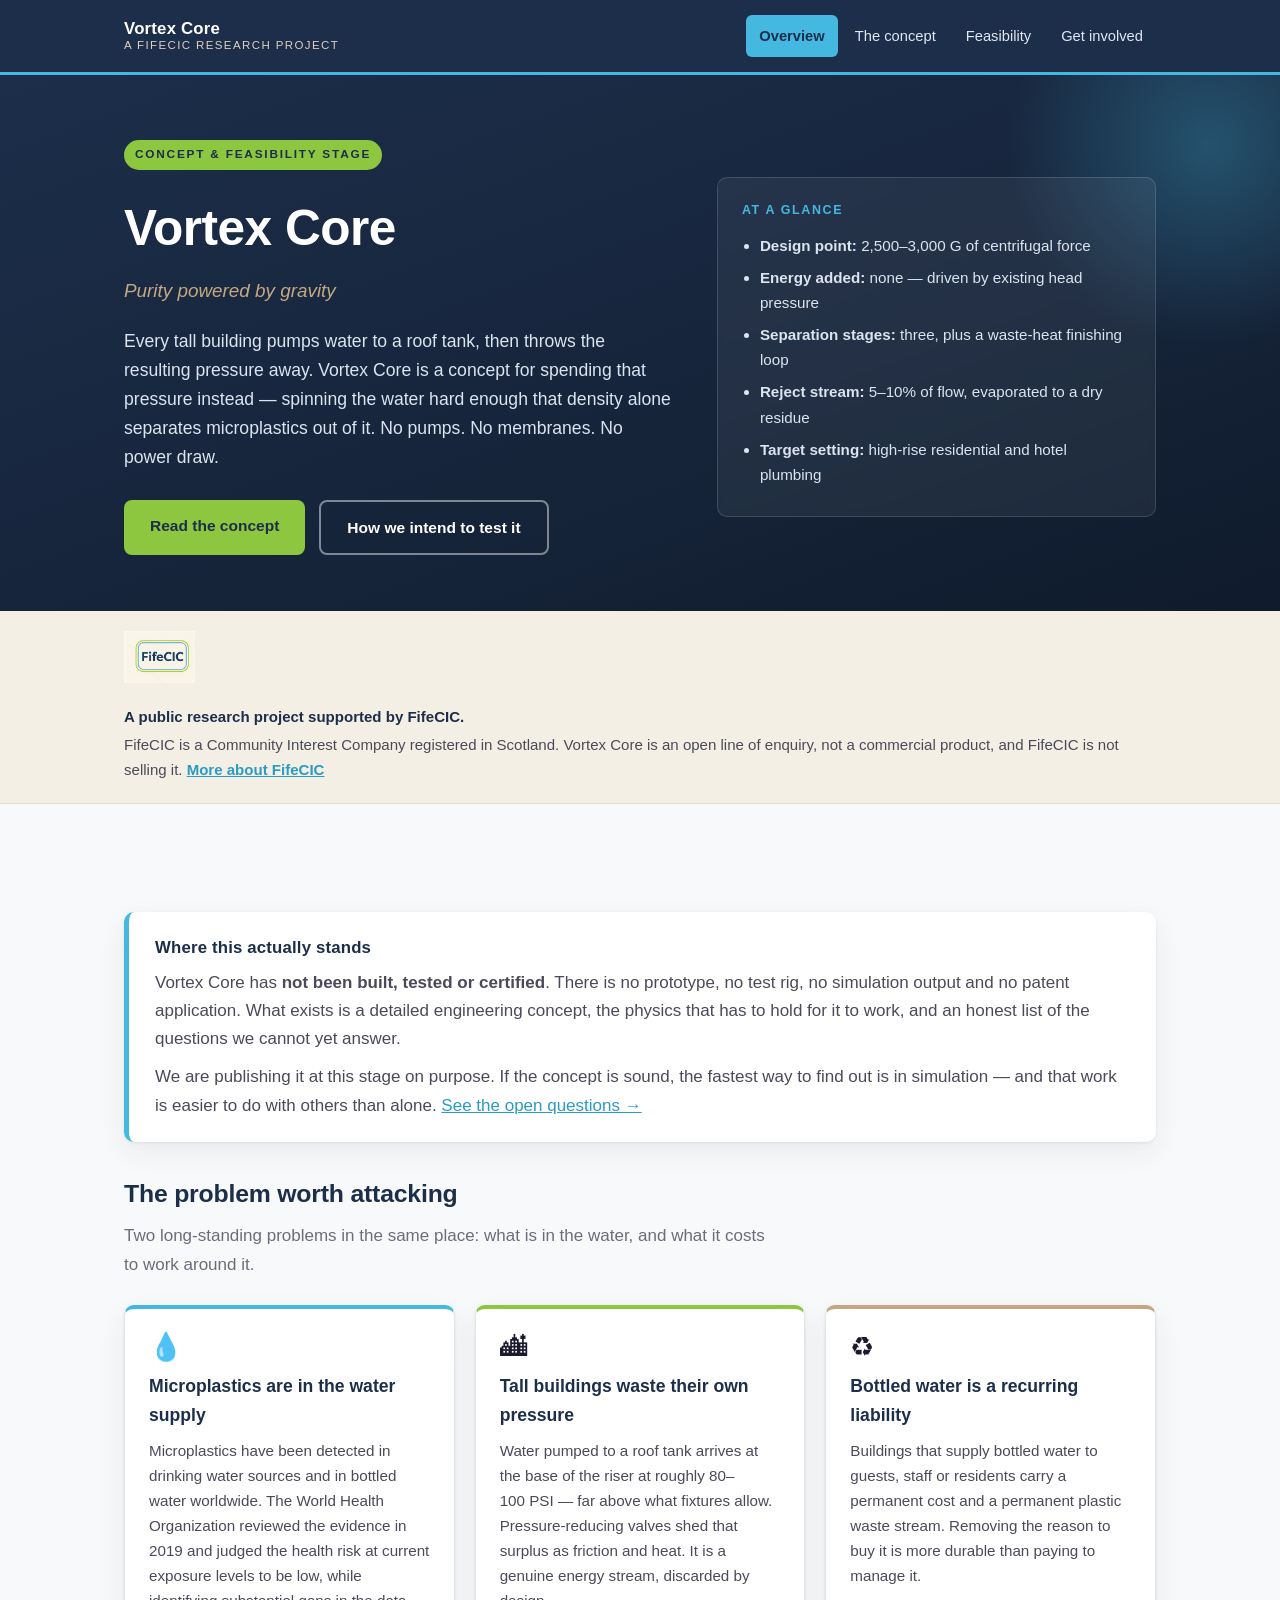
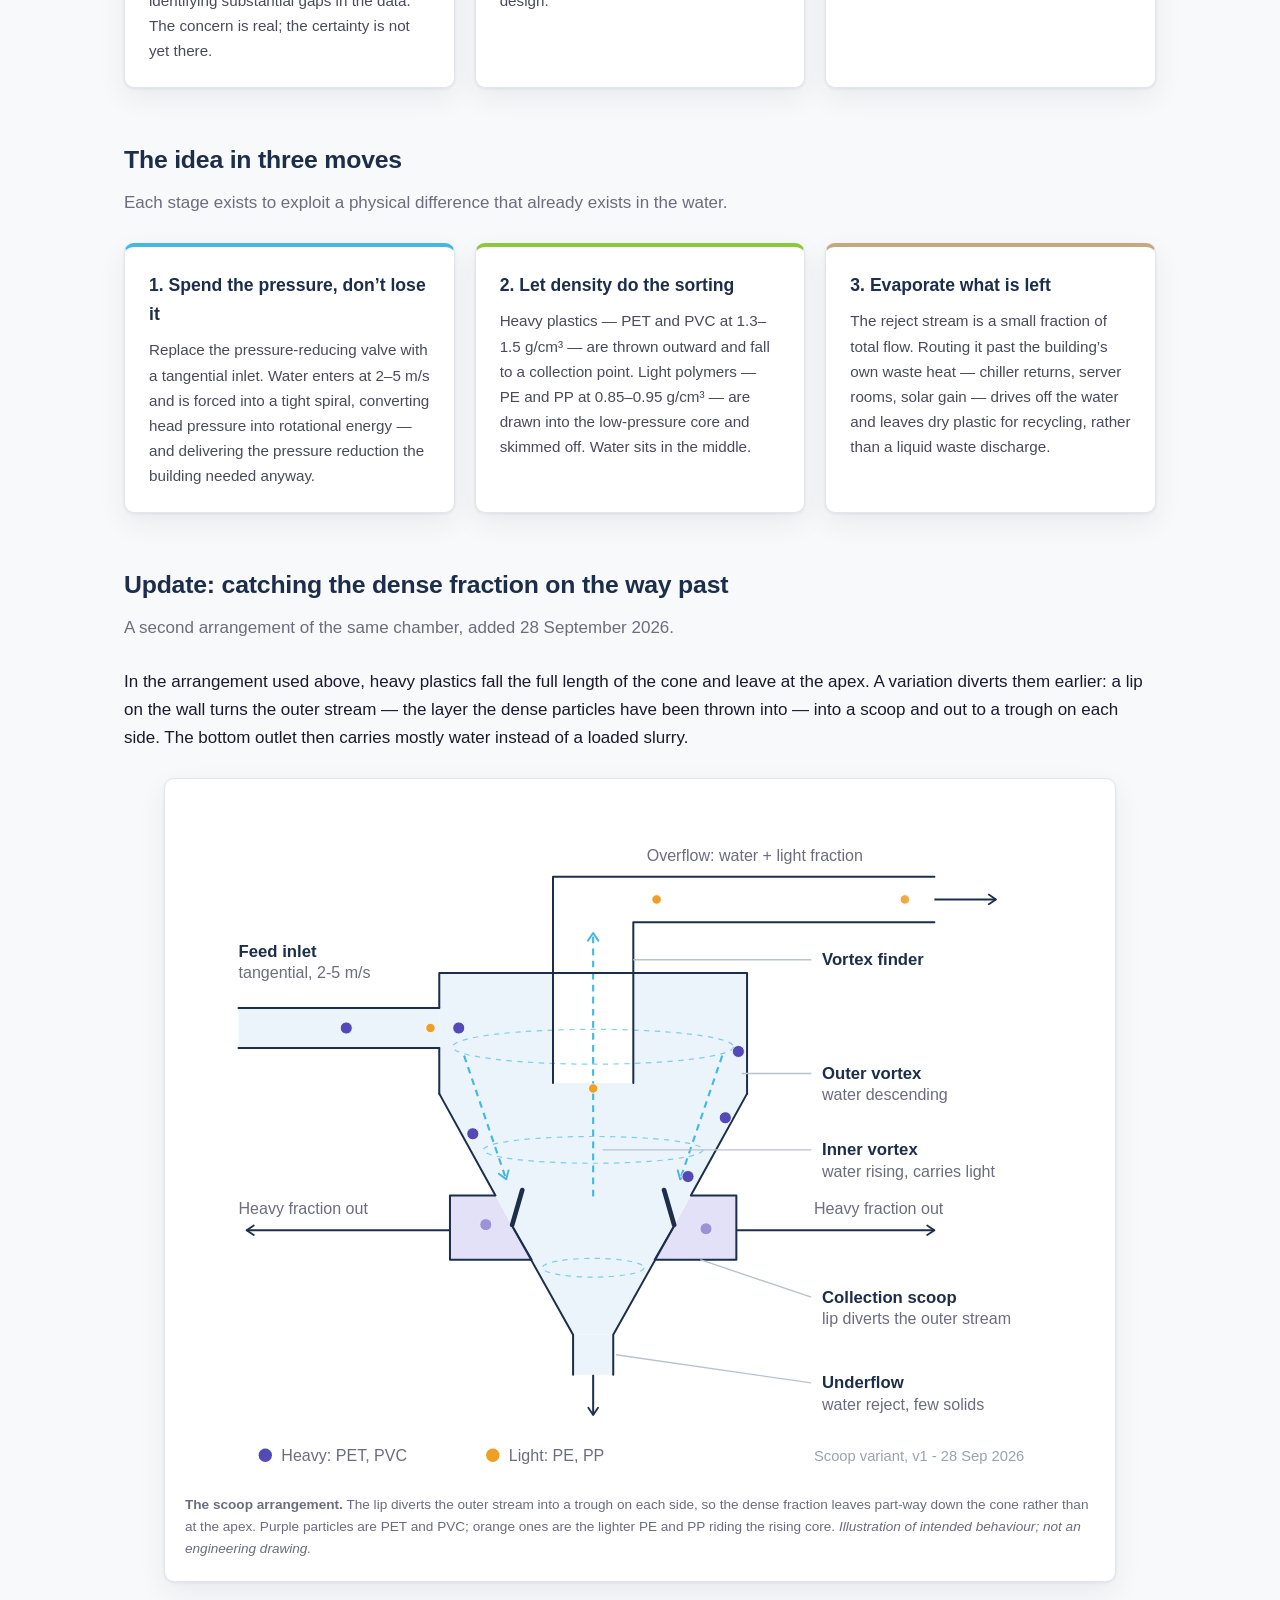
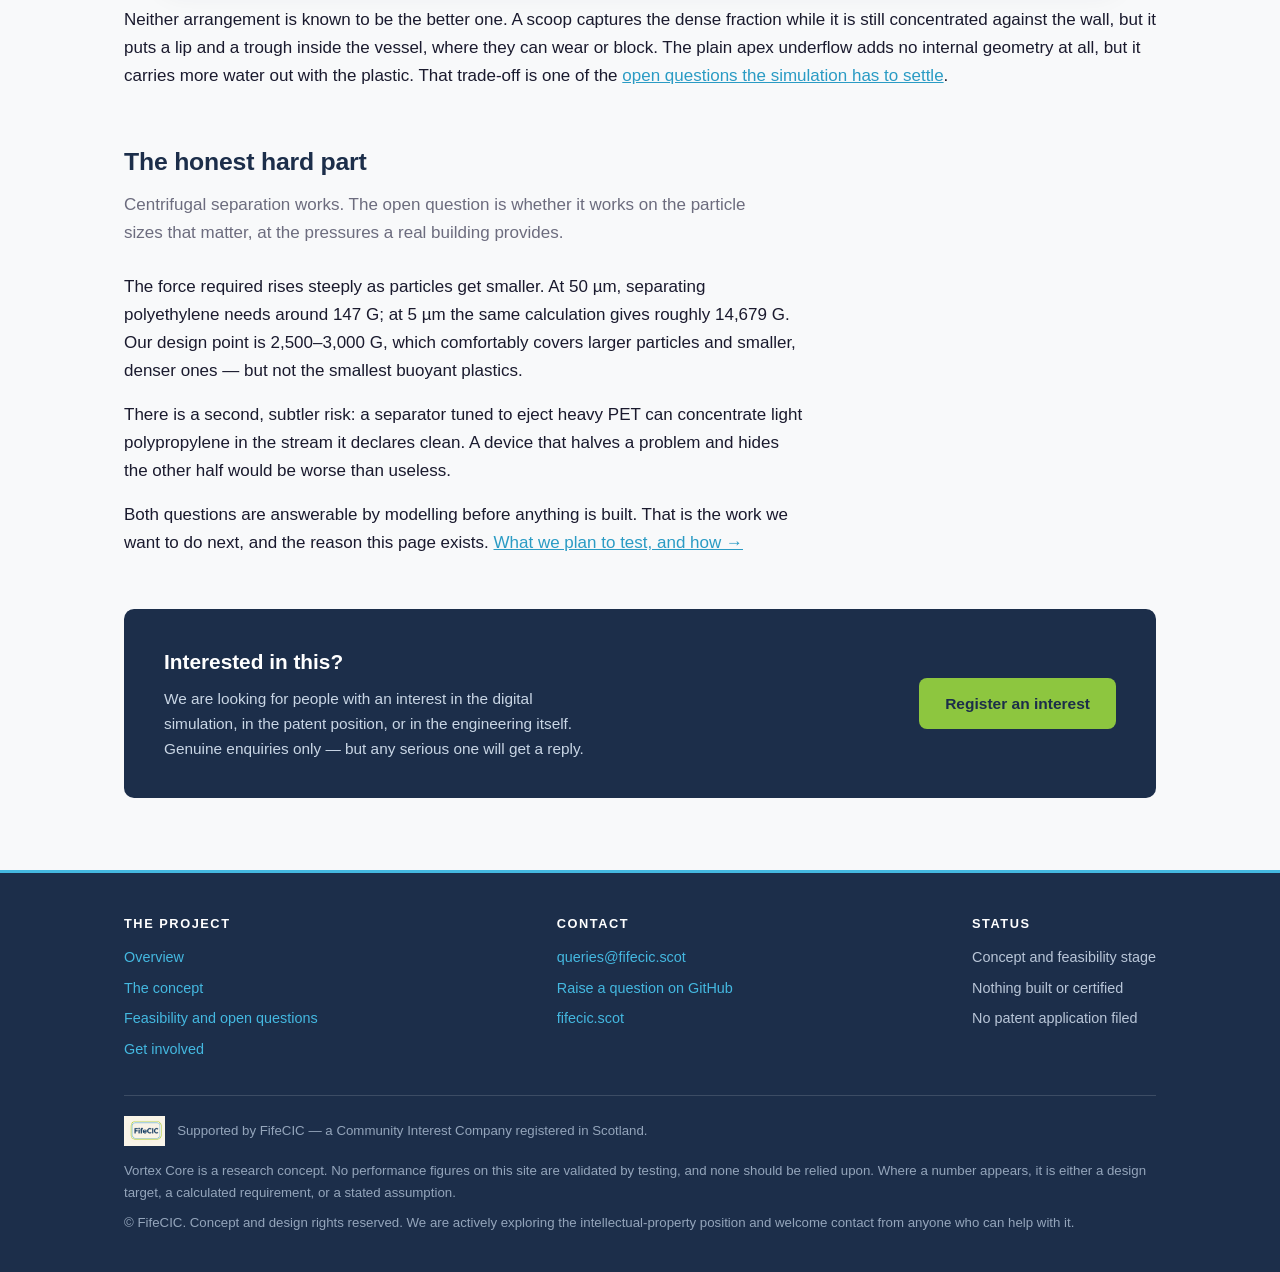
<file: index.html>
<!DOCTYPE html>
<html lang="en-GB">
<head>
<meta charset="utf-8">
<meta name="viewport" content="width=device-width, initial-scale=1">
<title>Vortex Core - a passive microplastic separator for high-rise water systems</title>
<meta name="description" content="Vortex Core is a concept-stage research project exploring whether the water pressure a tall building already wastes can drive passive microplastic separation. A FifeCIC research project.">
<link rel="canonical" href="https://fifecic.github.io/VortexCore/">
<link rel="icon" href="assets/img/favicon.png">
<meta property="og:type" content="website">
<meta property="og:title" content="Vortex Core - purity powered by gravity">
<meta property="og:description" content="A concept-stage research project into passive, gravity-driven microplastic separation for high-rise water systems. Supported by FifeCIC.">
<meta property="og:url" content="https://fifecic.github.io/VortexCore/">
<meta property="og:image" content="https://fifecic.github.io/VortexCore/assets/img/fifecic-logo.png">
<meta name="twitter:card" content="summary_large_image">
<link rel="stylesheet" href="assets/css/site.css">
</head>
<body>

<a class="skip-link" href="#main">Skip to content</a>

<header class="site-header">
  <div class="wrap">
    <a class="brand" href="index.html">
      <span class="brand-text">
        <strong>Vortex Core</strong>
        <span>A FifeCIC research project</span>
      </span>
    </a>
    <nav class="site-nav" aria-label="Main">
      <a href="index.html" aria-current="page">Overview</a>
      <a href="technology.html">The concept</a>
      <a href="feasibility.html">Feasibility</a>
      <a href="interest.html">Get involved</a>
    </nav>
  </div>
</header>

<div class="hero">
  <div class="wrap">
    <div class="hero-inner">
      <div>
        <p class="eyebrow">Concept &amp; feasibility stage</p>
        <h1>Vortex Core</h1>
        <p class="tagline">Purity powered by gravity</p>
        <p class="lead">
          Every tall building pumps water to a roof tank, then throws the resulting pressure
          away. Vortex Core is a concept for spending that pressure instead &mdash; spinning the
          water hard enough that density alone separates microplastics out of it.
          No pumps. No membranes. No power draw.
        </p>
        <div class="btn-row">
          <a class="btn" href="technology.html">Read the concept</a>
          <a class="btn btn-secondary" href="feasibility.html">How we intend to test it</a>
        </div>
      </div>

      <aside class="hero-panel">
        <h2>At a glance</h2>
        <ul>
          <li><strong>Design point:</strong> 2,500&ndash;3,000&nbsp;G of centrifugal force</li>
          <li><strong>Energy added:</strong> none &mdash; driven by existing head pressure</li>
          <li><strong>Separation stages:</strong> three, plus a waste-heat finishing loop</li>
          <li><strong>Reject stream:</strong> 5&ndash;10% of flow, evaporated to a dry residue</li>
          <li><strong>Target setting:</strong> high-rise residential and hotel plumbing</li>
        </ul>
      </aside>
    </div>
  </div>
</div>

<section class="support-band" aria-label="Supporting organisation">
  <div class="wrap">
    <img class="support-band__logo" src="assets/img/fifecic-logo.png" alt="FifeCIC">
    <div class="support-band__text">
      <strong>A public research project supported by FifeCIC.</strong>
      <span>
        FifeCIC is a Community Interest Company registered in Scotland. Vortex Core is an
        open line of enquiry, not a commercial product, and FifeCIC is not selling it.
        <a href="https://fifecic.scot/" rel="noopener">More about FifeCIC</a>
      </span>
    </div>
  </div>
</section>

<main id="main">
  <div class="wrap">

    <div class="callout callout-status">
      <h2>Where this actually stands</h2>
      <p>
        Vortex Core has <strong>not been built, tested or certified</strong>. There is no
        prototype, no test rig, no simulation output and no patent application. What exists is a
        detailed engineering concept, the physics that has to hold for it to work, and an honest
        list of the questions we cannot yet answer.
      </p>
      <p>
        We are publishing it at this stage on purpose. If the concept is sound, the fastest way to
        find out is in simulation &mdash; and that work is easier to do with others than alone.
        <a href="feasibility.html">See the open questions &rarr;</a>
      </p>
    </div>

    <section>
      <h2 class="section-title">The problem worth attacking</h2>
      <p class="section-sub">
        Two long-standing problems in the same place: what is in the water, and what it costs to
        work around it.
      </p>
      <div class="cards">
        <div class="card card-accent">
          <span class="card-icon">&#128167;</span>
          <h3>Microplastics are in the water supply</h3>
          <p>
            Microplastics have been detected in drinking water sources and in bottled water
            worldwide. The World Health Organization reviewed the evidence in 2019 and judged the
            health risk at current exposure levels to be low, while identifying substantial gaps in
            the data. The concern is real; the certainty is not yet there.
          </p>
        </div>
        <div class="card card-accent-green">
          <span class="card-icon">&#127961;</span>
          <h3>Tall buildings waste their own pressure</h3>
          <p>
            Water pumped to a roof tank arrives at the base of the riser at roughly 80&ndash;100&nbsp;PSI
            &mdash; far above what fixtures allow. Pressure-reducing valves shed that surplus as
            friction and heat. It is a genuine energy stream, discarded by design.
          </p>
        </div>
        <div class="card card-accent-tan">
          <span class="card-icon">&#9851;</span>
          <h3>Bottled water is a recurring liability</h3>
          <p>
            Buildings that supply bottled water to guests, staff or residents carry a permanent
            cost and a permanent plastic waste stream. Removing the reason to buy it is more
            durable than paying to manage it.
          </p>
        </div>
      </div>
    </section>

    <section>
      <h2 class="section-title">The idea in three moves</h2>
      <p class="section-sub">
        Each stage exists to exploit a physical difference that already exists in the water.
      </p>
      <div class="cards">
        <div class="card card-accent">
          <h3>1. Spend the pressure, don&rsquo;t lose it</h3>
          <p>
            Replace the pressure-reducing valve with a tangential inlet. Water enters at 2&ndash;5&nbsp;m/s
            and is forced into a tight spiral, converting head pressure into rotational energy
            &mdash; and delivering the pressure reduction the building needed anyway.
          </p>
        </div>
        <div class="card card-accent-green">
          <h3>2. Let density do the sorting</h3>
          <p>
            Heavy plastics &mdash; PET and PVC at 1.3&ndash;1.5&nbsp;g/cm&sup3; &mdash; are thrown outward and
            fall to a collection point. Light polymers &mdash; PE and PP at 0.85&ndash;0.95&nbsp;g/cm&sup3;
            &mdash; are drawn into the low-pressure core and skimmed off. Water sits in the middle.
          </p>
        </div>
        <div class="card card-accent-tan">
          <h3>3. Evaporate what is left</h3>
          <p>
            The reject stream is a small fraction of total flow. Routing it past the building&rsquo;s
            own waste heat &mdash; chiller returns, server rooms, solar gain &mdash; drives off the water
            and leaves dry plastic for recycling, rather than a liquid waste discharge.
          </p>
        </div>
      </div>
    </section>

    <section>
      <h2 class="section-title">Update: catching the dense fraction on the way past</h2>
      <p class="section-sub">
        A second arrangement of the same chamber, added 28 September 2026.
      </p>

      <p>
        In the arrangement used above, heavy plastics fall the full length of the cone and leave at the apex.
        A variation diverts them earlier: a lip on the wall turns the outer stream &mdash; the layer the dense
        particles have been thrown into &mdash; into a scoop and out to a trough on each side. The bottom
        outlet then carries mostly water instead of a loaded slurry.
      </p>

      <figure class="figure" style="margin-top:26px">
        <img src="assets/img/device-with-collection-scoops.svg" width="680" height="510"
             alt="Cross-section of a hydrocyclone fitted with collection scoops. Feed enters tangentially at the upper left and spirals down the outer wall, where dense PET and PVC particles are shown drifting outward. A lip on each side of the cone diverts the outer stream into a scoop, and the heavy fraction leaves through a trough on both sides. Light PE and PP particles are carried inward and rise up the core to leave through the vortex finder as overflow. The cone tip below the scoops discharges mostly water.">
        <figcaption>
          <strong>The scoop arrangement.</strong> The lip diverts the outer stream into a trough on each
          side, so the dense fraction leaves part-way down the cone rather than at the apex. Purple
          particles are PET and PVC; orange ones are the lighter PE and PP riding the rising core.
          <em>Illustration of intended behaviour; not an engineering drawing.</em>
        </figcaption>
      </figure>

      <p>
        Neither arrangement is known to be the better one. A scoop captures the dense fraction while it is
        still concentrated against the wall, but it puts a lip and a trough inside the vessel, where they can
        wear or block. The plain apex underflow adds no internal geometry at all, but it carries more water
        out with the plastic. That trade-off is one of the
        <a href="feasibility.html">open questions the simulation has to settle</a>.
      </p>
    </section>

    <section>
      <h2 class="section-title">The honest hard part</h2>
      <p class="section-sub">
        Centrifugal separation works. The open question is whether it works on the particle sizes
        that matter, at the pressures a real building provides.
      </p>
      <div class="prose">
        <p>
          The force required rises steeply as particles get smaller. At 50&nbsp;&micro;m, separating
          polyethylene needs around 147&nbsp;G; at 5&nbsp;&micro;m the same calculation gives roughly
          14,679&nbsp;G. Our design point is 2,500&ndash;3,000&nbsp;G, which comfortably covers larger
          particles and smaller, denser ones &mdash; but not the smallest buoyant plastics.
        </p>
        <p>
          There is a second, subtler risk: a separator tuned to eject heavy PET can concentrate
          light polypropylene in the stream it declares clean. A device that halves a problem and
          hides the other half would be worse than useless.
        </p>
        <p>
          Both questions are answerable by modelling before anything is built. That is the work we
          want to do next, and the reason this page exists.
          <a href="feasibility.html">What we plan to test, and how &rarr;</a>
        </p>
      </div>
    </section>

    <section>
      <div class="cta">
        <div>
          <h2>Interested in this?</h2>
          <p>
            We are looking for people with an interest in the digital simulation, in the patent
            position, or in the engineering itself. Genuine enquiries only &mdash; but any serious
            one will get a reply.
          </p>
        </div>
        <a class="btn" href="interest.html">Register an interest</a>
      </div>
    </section>

  </div>
</main>

<footer>
  <div class="wrap">
    <div class="footer-grid">
      <div>
        <h4>The project</h4>
        <ul>
          <li><a href="index.html">Overview</a></li>
          <li><a href="technology.html">The concept</a></li>
          <li><a href="feasibility.html">Feasibility and open questions</a></li>
          <li><a href="interest.html">Get involved</a></li>
        </ul>
      </div>
      <div>
        <h4>Contact</h4>
        <ul>
          <li><a href="mailto:queries@fifecic.scot">queries@fifecic.scot</a></li>
          <li><a href="https://github.com/FifeCIC/VortexCore/issues" rel="noopener">Raise a question on GitHub</a></li>
          <li><a href="https://fifecic.scot/" rel="noopener">fifecic.scot</a></li>
        </ul>
      </div>
      <div>
        <h4>Status</h4>
        <ul>
          <li>Concept and feasibility stage</li>
          <li>Nothing built or certified</li>
          <li>No patent application filed</li>
        </ul>
      </div>
    </div>
    <div class="footer-note">
      <div class="footer-brand">
        <img src="assets/img/fifecic-logo.png" alt="">
        <span>Supported by FifeCIC &mdash; a Community Interest Company registered in Scotland.</span>
      </div>
      <p style="margin-top:14px">
        Vortex Core is a research concept. No performance figures on this site are validated by
        testing, and none should be relied upon. Where a number appears, it is either a design
        target, a calculated requirement, or a stated assumption.
      </p>
      <p>
        &copy; FifeCIC. Concept and design rights reserved. We are actively exploring the
        intellectual-property position and welcome contact from anyone who can help with it.
      </p>
    </div>
  </div>
</footer>

</body>
</html>
</file>
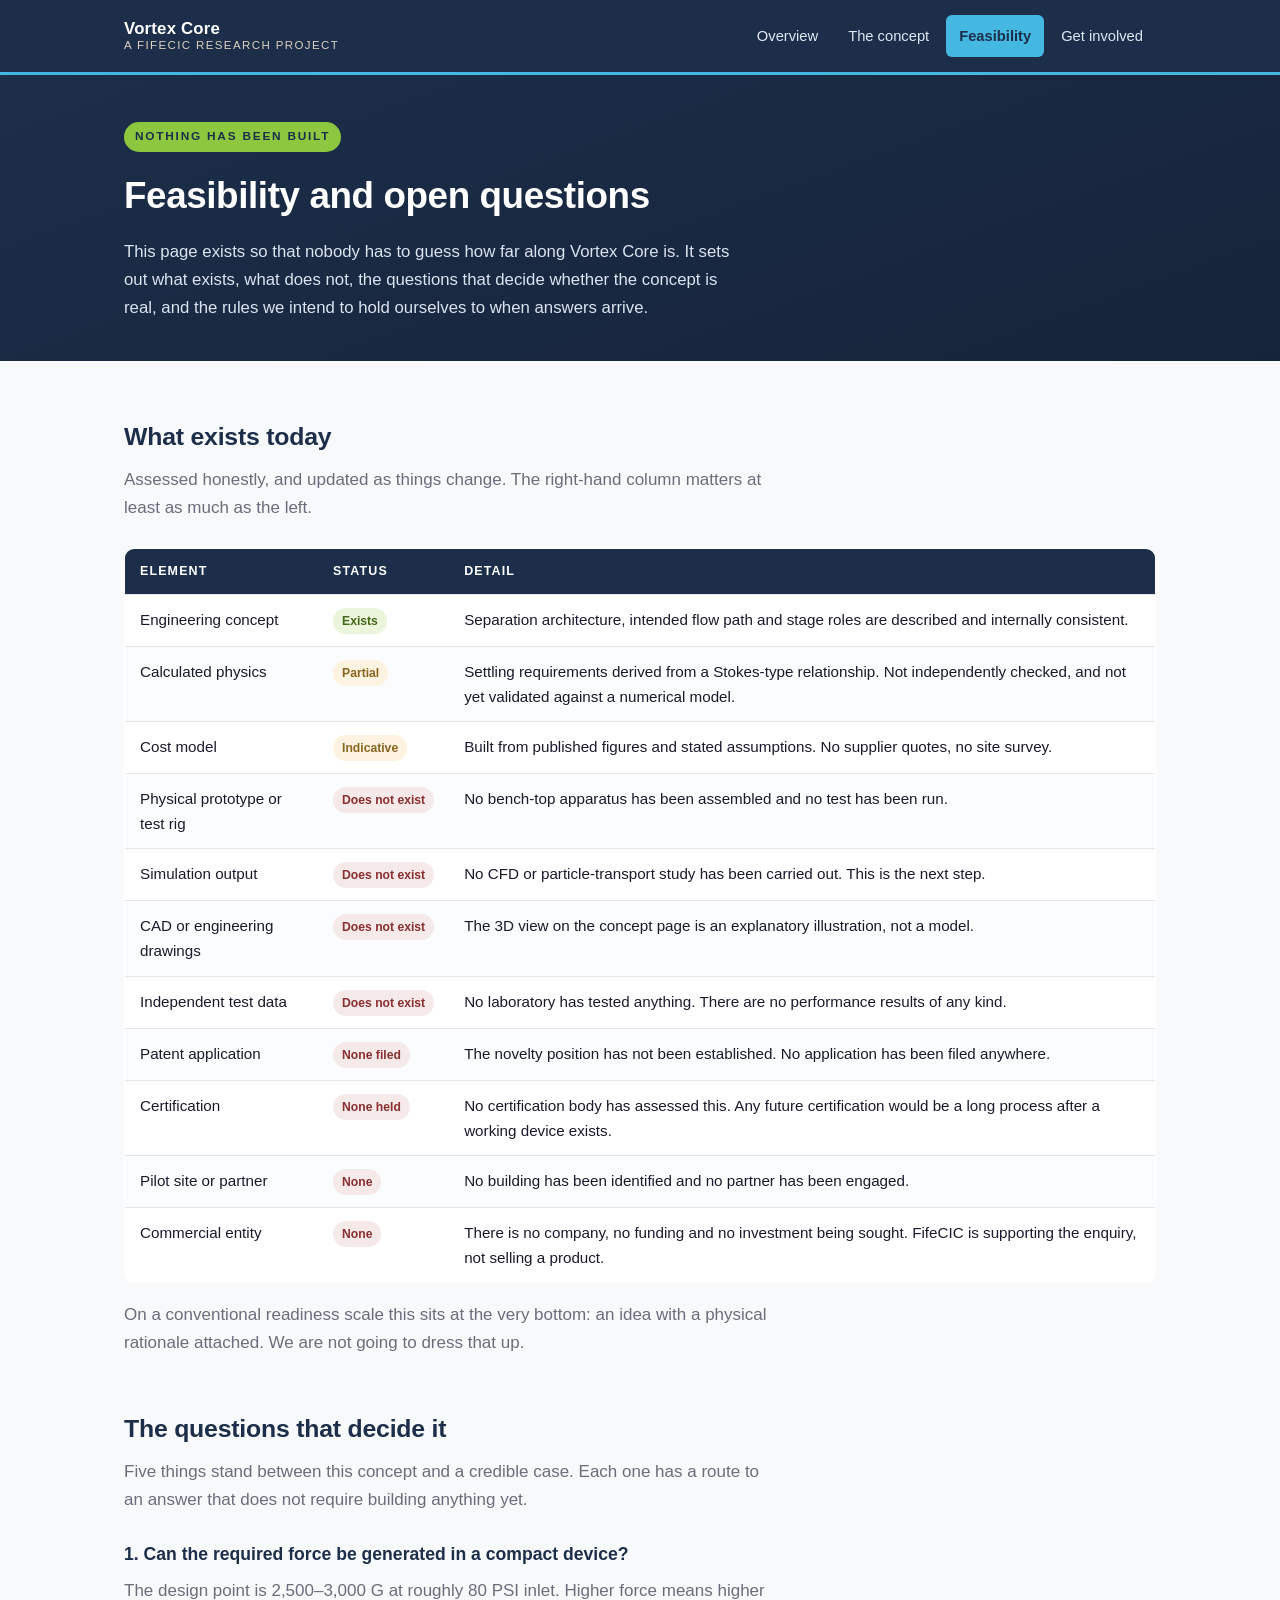
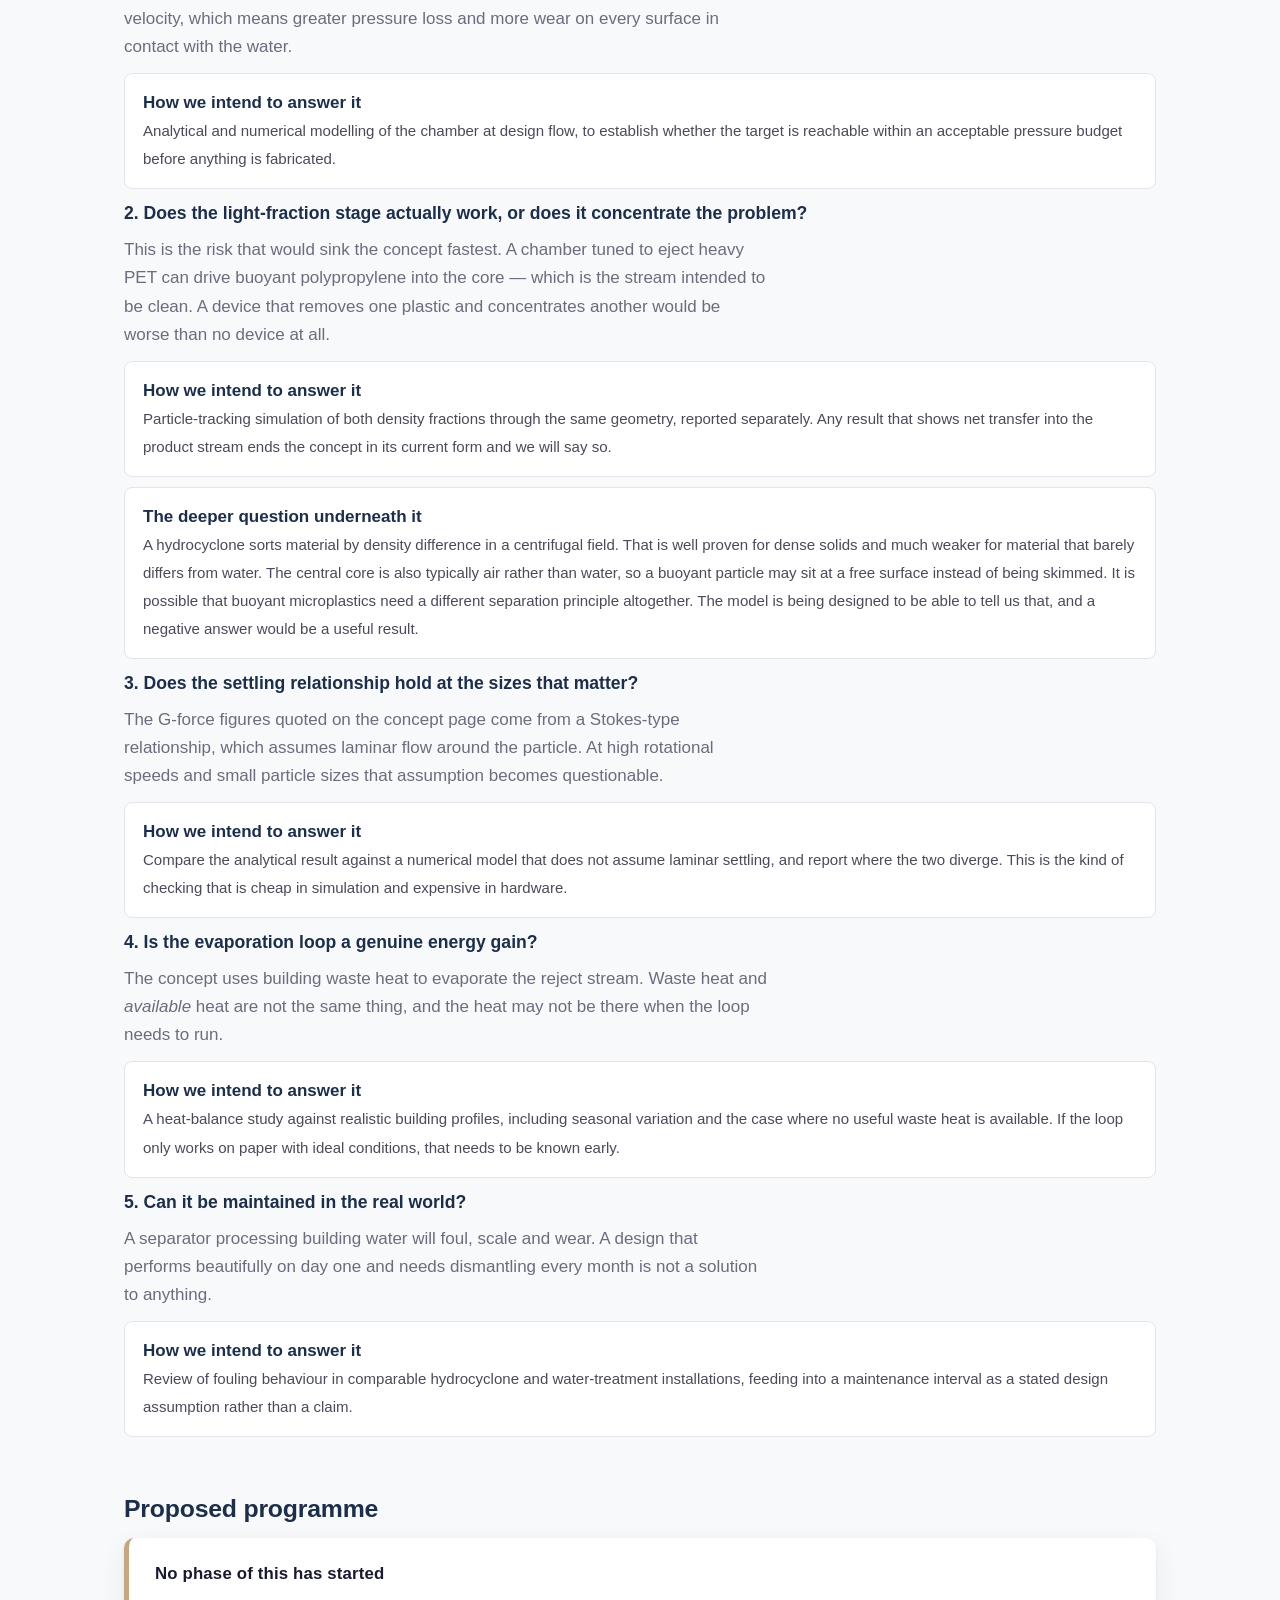
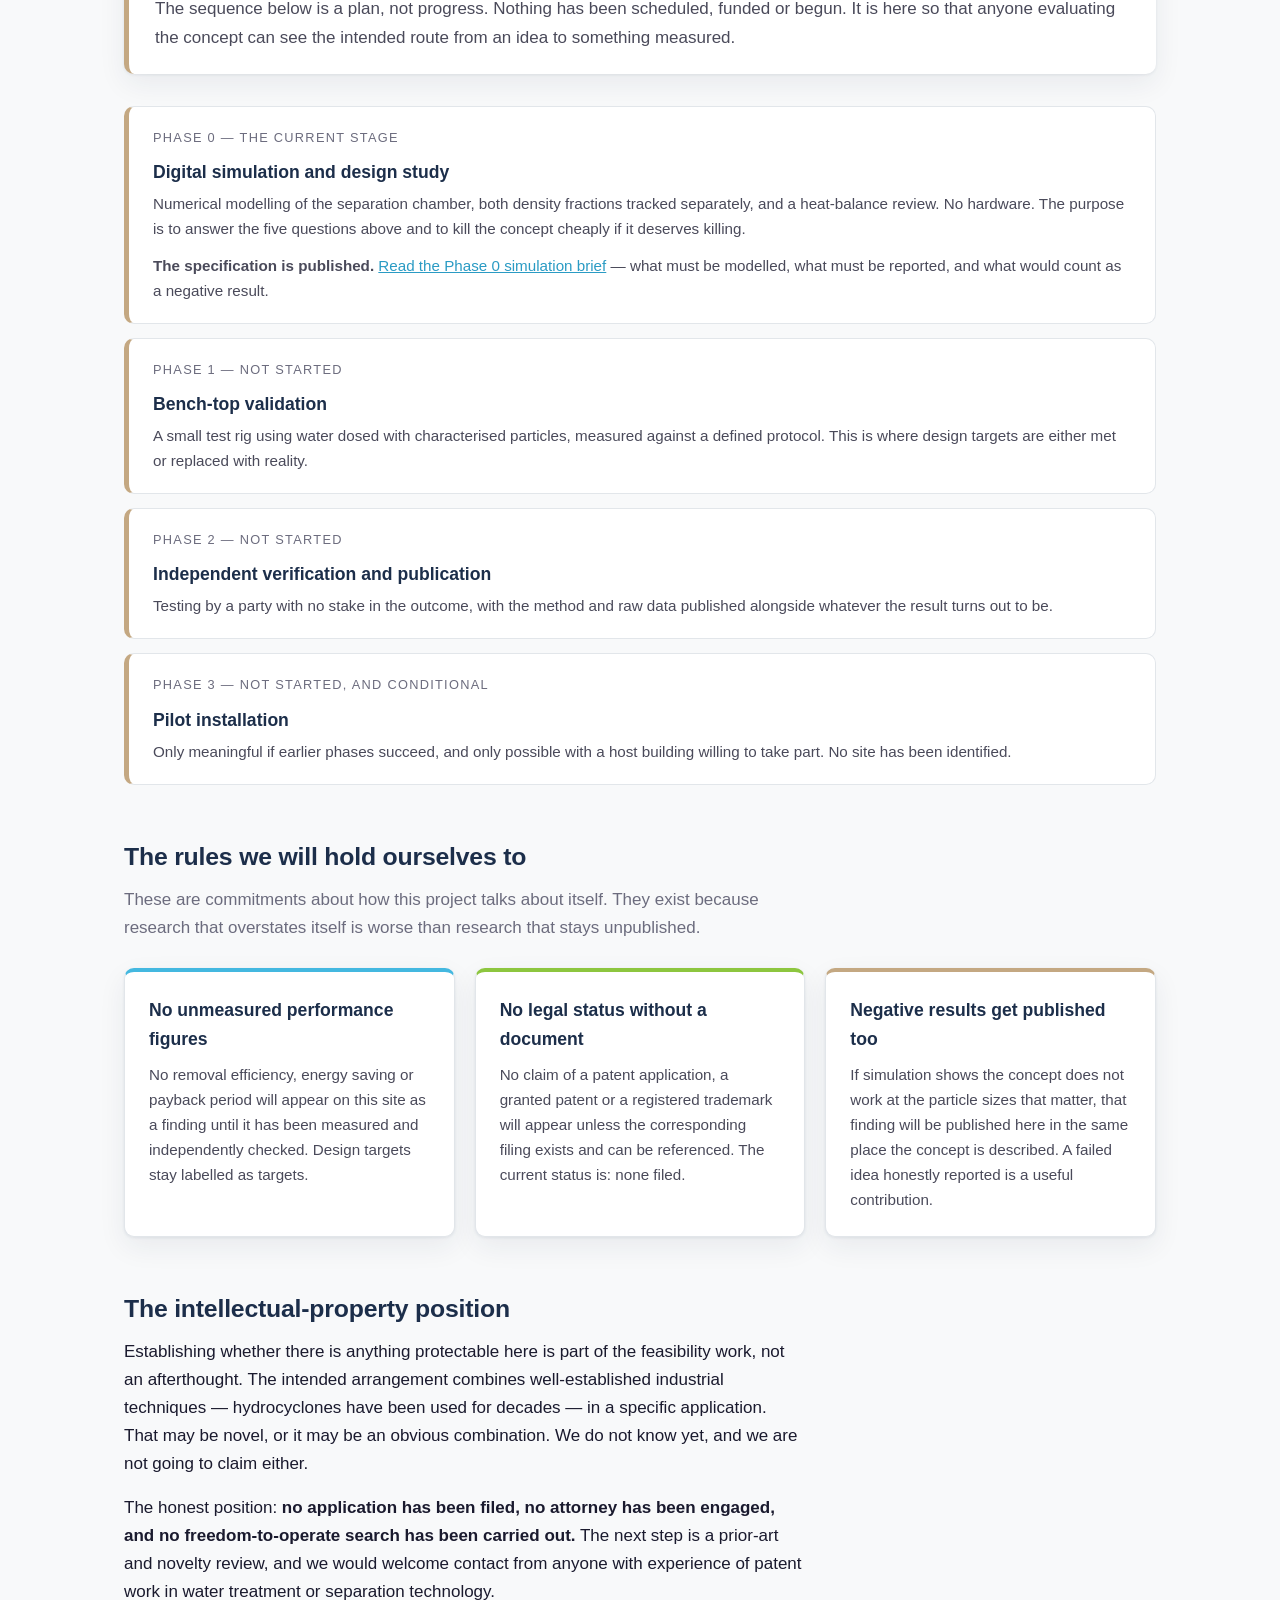
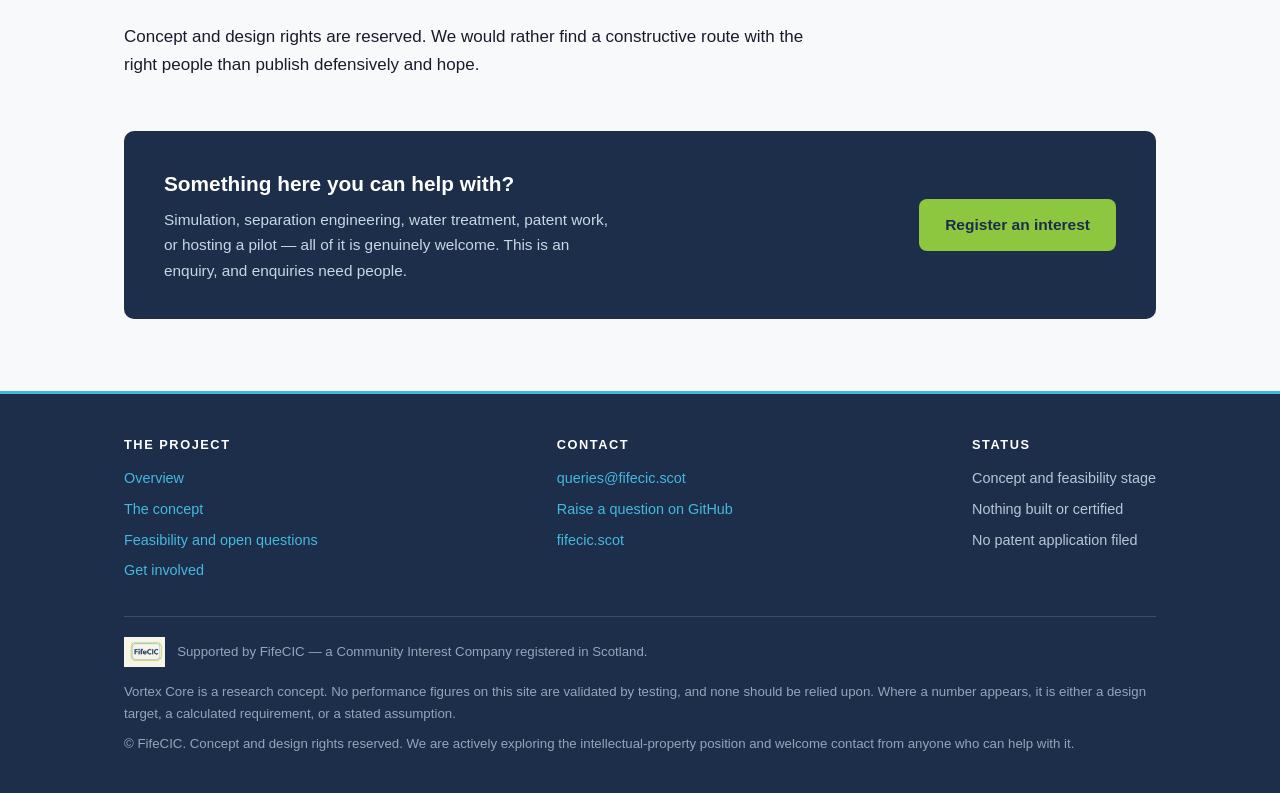
<file: feasibility.html>
<!DOCTYPE html>
<html lang="en-GB">
<head>
<meta charset="utf-8">
<meta name="viewport" content="width=device-width, initial-scale=1">
<title>Feasibility and open questions - Vortex Core</title>
<meta name="description" content="What exists for Vortex Core and what does not: the open engineering questions, how we intend to answer them, and the validation rules we will hold ourselves to.">
<link rel="canonical" href="https://fifecic.github.io/VortexCore/feasibility.html">
<link rel="icon" href="assets/img/favicon.png">
<meta property="og:type" content="article">
<meta property="og:title" content="Feasibility and open questions - Vortex Core">
<meta property="og:description" content="Nothing is built. Here are the questions that decide whether the concept is real, and how we intend to answer them.">
<meta property="og:url" content="https://fifecic.github.io/VortexCore/feasibility.html">
<link rel="stylesheet" href="assets/css/site.css">
</head>
<body>

<a class="skip-link" href="#main">Skip to content</a>

<header class="site-header">
  <div class="wrap">
    <a class="brand" href="index.html">
      <span class="brand-text">
        <strong>Vortex Core</strong>
        <span>A FifeCIC research project</span>
      </span>
    </a>
    <nav class="site-nav" aria-label="Main">
      <a href="index.html">Overview</a>
      <a href="technology.html">The concept</a>
      <a href="feasibility.html" aria-current="page">Feasibility</a>
      <a href="interest.html">Get involved</a>
    </nav>
  </div>
</header>

<div class="page-head">
  <div class="wrap">
    <p class="eyebrow">Nothing has been built</p>
    <h1>Feasibility and open questions</h1>
    <p class="lead">
      This page exists so that nobody has to guess how far along Vortex Core is. It sets out what
      exists, what does not, the questions that decide whether the concept is real, and the rules
      we intend to hold ourselves to when answers arrive.
    </p>
  </div>
</div>

<main id="main">
  <div class="wrap">

    <section>
      <h2 class="section-title">What exists today</h2>
      <p class="section-sub">
        Assessed honestly, and updated as things change. The right-hand column matters at least as
        much as the left.
      </p>
      <div class="table-scroll">
        <table>
          <thead>
            <tr>
              <th scope="col">Element</th>
              <th scope="col">Status</th>
              <th scope="col">Detail</th>
            </tr>
          </thead>
          <tbody>
            <tr>
              <td>Engineering concept</td>
              <td><span class="tag tag-yes">Exists</span></td>
              <td>Separation architecture, intended flow path and stage roles are described and internally consistent.</td>
            </tr>
            <tr>
              <td>Calculated physics</td>
              <td><span class="tag tag-partial">Partial</span></td>
              <td>Settling requirements derived from a Stokes-type relationship. Not independently checked, and not yet validated against a numerical model.</td>
            </tr>
            <tr>
              <td>Cost model</td>
              <td><span class="tag tag-partial">Indicative</span></td>
              <td>Built from published figures and stated assumptions. No supplier quotes, no site survey.</td>
            </tr>
            <tr>
              <td>Physical prototype or test rig</td>
              <td><span class="tag tag-no">Does not exist</span></td>
              <td>No bench-top apparatus has been assembled and no test has been run.</td>
            </tr>
            <tr>
              <td>Simulation output</td>
              <td><span class="tag tag-no">Does not exist</span></td>
              <td>No CFD or particle-transport study has been carried out. This is the next step.</td>
            </tr>
            <tr>
              <td>CAD or engineering drawings</td>
              <td><span class="tag tag-no">Does not exist</span></td>
              <td>The 3D view on the concept page is an explanatory illustration, not a model.</td>
            </tr>
            <tr>
              <td>Independent test data</td>
              <td><span class="tag tag-no">Does not exist</span></td>
              <td>No laboratory has tested anything. There are no performance results of any kind.</td>
            </tr>
            <tr>
              <td>Patent application</td>
              <td><span class="tag tag-no">None filed</span></td>
              <td>The novelty position has not been established. No application has been filed anywhere.</td>
            </tr>
            <tr>
              <td>Certification</td>
              <td><span class="tag tag-no">None held</span></td>
              <td>No certification body has assessed this. Any future certification would be a long process after a working device exists.</td>
            </tr>
            <tr>
              <td>Pilot site or partner</td>
              <td><span class="tag tag-no">None</span></td>
              <td>No building has been identified and no partner has been engaged.</td>
            </tr>
            <tr>
              <td>Commercial entity</td>
              <td><span class="tag tag-no">None</span></td>
              <td>There is no company, no funding and no investment being sought. FifeCIC is supporting the enquiry, not selling a product.</td>
            </tr>
          </tbody>
        </table>
      </div>
      <p class="section-sub" style="margin-top:18px; margin-bottom:0">
        On a conventional readiness scale this sits at the very bottom: an idea with a physical
        rationale attached. We are not going to dress that up.
      </p>
    </section>

    <section>
      <h2 class="section-title">The questions that decide it</h2>
      <p class="section-sub">
        Five things stand between this concept and a credible case. Each one has a route to an
        answer that does not require building anything yet.
      </p>

      <h3>1. Can the required force be generated in a compact device?</h3>
      <p class="section-sub" style="margin-bottom:12px">
        The design point is 2,500&ndash;3,000&nbsp;G at roughly 80&nbsp;PSI inlet. Higher force means higher
        velocity, which means greater pressure loss and more wear on every surface in contact with
        the water.
      </p>
      <ul class="plain-list">
        <li>
          <strong>How we intend to answer it</strong>
          <span>Analytical and numerical modelling of the chamber at design flow, to establish whether the target is reachable within an acceptable pressure budget before anything is fabricated.</span>
        </li>
      </ul>

      <h3>2. Does the light-fraction stage actually work, or does it concentrate the problem?</h3>
      <p class="section-sub" style="margin-bottom:12px">
        This is the risk that would sink the concept fastest. A chamber tuned to eject heavy PET
        can drive buoyant polypropylene into the core &mdash; which is the stream intended to be
        clean. A device that removes one plastic and concentrates another would be worse than no
        device at all.
      </p>
      <ul class="plain-list">
        <li>
          <strong>How we intend to answer it</strong>
          <span>Particle-tracking simulation of both density fractions through the same geometry, reported separately. Any result that shows net transfer into the product stream ends the concept in its current form and we will say so.</span>
        </li>
        <li>
          <strong>The deeper question underneath it</strong>
          <span>A hydrocyclone sorts material by density difference in a centrifugal field. That is well proven for dense solids and much weaker for material that barely differs from water. The central core is also typically air rather than water, so a buoyant particle may sit at a free surface instead of being skimmed. It is possible that buoyant microplastics need a different separation principle altogether. The model is being designed to be able to tell us that, and a negative answer would be a useful result.</span>
        </li>
      </ul>

      <h3>3. Does the settling relationship hold at the sizes that matter?</h3>
      <p class="section-sub" style="margin-bottom:12px">
        The G-force figures quoted on the concept page come from a Stokes-type relationship, which
        assumes laminar flow around the particle. At high rotational speeds and small particle
        sizes that assumption becomes questionable.
      </p>
      <ul class="plain-list">
        <li>
          <strong>How we intend to answer it</strong>
          <span>Compare the analytical result against a numerical model that does not assume laminar settling, and report where the two diverge. This is the kind of checking that is cheap in simulation and expensive in hardware.</span>
        </li>
      </ul>

      <h3>4. Is the evaporation loop a genuine energy gain?</h3>
      <p class="section-sub" style="margin-bottom:12px">
        The concept uses building waste heat to evaporate the reject stream. Waste heat and
        <em>available</em> heat are not the same thing, and the heat may not be there when the loop
        needs to run.
      </p>
      <ul class="plain-list">
        <li>
          <strong>How we intend to answer it</strong>
          <span>A heat-balance study against realistic building profiles, including seasonal variation and the case where no useful waste heat is available. If the loop only works on paper with ideal conditions, that needs to be known early.</span>
        </li>
      </ul>

      <h3>5. Can it be maintained in the real world?</h3>
      <p class="section-sub" style="margin-bottom:12px">
        A separator processing building water will foul, scale and wear. A design that performs
        beautifully on day one and needs dismantling every month is not a solution to anything.
      </p>
      <ul class="plain-list">
        <li>
          <strong>How we intend to answer it</strong>
          <span>Review of fouling behaviour in comparable hydrocyclone and water-treatment installations, feeding into a maintenance interval as a stated design assumption rather than a claim.</span>
        </li>
      </ul>
    </section>

    <section>
      <h2 class="section-title">Proposed programme</h2>
      <div class="callout callout-warn">
        <h2>No phase of this has started</h2>
        <p>
          The sequence below is a plan, not progress. Nothing has been scheduled, funded or begun.
          It is here so that anyone evaluating the concept can see the intended route from an idea
          to something measured.
        </p>
      </div>

      <div class="roadmap-phase">
        <div class="phase-meta">Phase 0 &mdash; the current stage</div>
        <h3>Digital simulation and design study</h3>
        <p>
          Numerical modelling of the separation chamber, both density fractions tracked separately,
          and a heat-balance review. No hardware. The purpose is to answer the five questions above
          and to kill the concept cheaply if it deserves killing.
        </p>
        <p style="margin-top:12px">
          <strong>The specification is published.</strong>
          <a href="https://github.com/FifeCIC/VortexCore/blob/main/docs/SIMULATION-BRIEF.md" rel="noopener">Read
          the Phase 0 simulation brief</a> &mdash; what must be modelled, what must be reported, and
          what would count as a negative result.
        </p>
      </div>

      <div class="roadmap-phase">
        <div class="phase-meta">Phase 1 &mdash; not started</div>
        <h3>Bench-top validation</h3>
        <p>
          A small test rig using water dosed with characterised particles, measured against a
          defined protocol. This is where design targets are either met or replaced with reality.
        </p>
      </div>

      <div class="roadmap-phase">
        <div class="phase-meta">Phase 2 &mdash; not started</div>
        <h3>Independent verification and publication</h3>
        <p>
          Testing by a party with no stake in the outcome, with the method and raw data published
          alongside whatever the result turns out to be.
        </p>
      </div>

      <div class="roadmap-phase">
        <div class="phase-meta">Phase 3 &mdash; not started, and conditional</div>
        <h3>Pilot installation</h3>
        <p>
          Only meaningful if earlier phases succeed, and only possible with a host building willing
          to take part. No site has been identified.
        </p>
      </div>
    </section>

    <section>
      <h2 class="section-title">The rules we will hold ourselves to</h2>
      <p class="section-sub">
        These are commitments about how this project talks about itself. They exist because
        research that overstates itself is worse than research that stays unpublished.
      </p>
      <div class="cards">
        <div class="card card-accent">
          <h3>No unmeasured performance figures</h3>
          <p>
            No removal efficiency, energy saving or payback period will appear on this site as a
            finding until it has been measured and independently checked. Design targets stay
            labelled as targets.
          </p>
        </div>
        <div class="card card-accent-green">
          <h3>No legal status without a document</h3>
          <p>
            No claim of a patent application, a granted patent or a registered trademark will
            appear unless the corresponding filing exists and can be referenced. The current status
            is: none filed.
          </p>
        </div>
        <div class="card card-accent-tan">
          <h3>Negative results get published too</h3>
          <p>
            If simulation shows the concept does not work at the particle sizes that matter, that
            finding will be published here in the same place the concept is described. A failed
            idea honestly reported is a useful contribution.
          </p>
        </div>
      </div>
    </section>

    <section>
      <h2 class="section-title">The intellectual-property position</h2>
      <div class="prose">
        <p>
          Establishing whether there is anything protectable here is part of the feasibility work,
          not an afterthought. The intended arrangement combines well-established industrial
          techniques &mdash; hydrocyclones have been used for decades &mdash; in a specific
          application. That may be novel, or it may be an obvious combination. We do not know yet,
          and we are not going to claim either.
        </p>
        <p>
          The honest position: <strong>no application has been filed, no attorney has been
          engaged, and no freedom-to-operate search has been carried out.</strong> The next step is
          a prior-art and novelty review, and we would welcome contact from anyone with experience
          of patent work in water treatment or separation technology.
        </p>
        <p>
          Concept and design rights are reserved. We would rather find a constructive route with
          the right people than publish defensively and hope.
        </p>
      </div>
    </section>

    <section>
      <div class="cta">
        <div>
          <h2>Something here you can help with?</h2>
          <p>
            Simulation, separation engineering, water treatment, patent work, or hosting a pilot
            &mdash; all of it is genuinely welcome. This is an enquiry, and enquiries need people.
          </p>
        </div>
        <a class="btn" href="interest.html">Register an interest</a>
      </div>
    </section>

  </div>
</main>

<footer>
  <div class="wrap">
    <div class="footer-grid">
      <div>
        <h4>The project</h4>
        <ul>
          <li><a href="index.html">Overview</a></li>
          <li><a href="technology.html">The concept</a></li>
          <li><a href="feasibility.html">Feasibility and open questions</a></li>
          <li><a href="interest.html">Get involved</a></li>
        </ul>
      </div>
      <div>
        <h4>Contact</h4>
        <ul>
          <li><a href="mailto:queries@fifecic.scot">queries@fifecic.scot</a></li>
          <li><a href="https://github.com/FifeCIC/VortexCore/issues" rel="noopener">Raise a question on GitHub</a></li>
          <li><a href="https://fifecic.scot/" rel="noopener">fifecic.scot</a></li>
        </ul>
      </div>
      <div>
        <h4>Status</h4>
        <ul>
          <li>Concept and feasibility stage</li>
          <li>Nothing built or certified</li>
          <li>No patent application filed</li>
        </ul>
      </div>
    </div>
    <div class="footer-note">
      <div class="footer-brand">
        <img src="assets/img/fifecic-logo.png" alt="">
        <span>Supported by FifeCIC &mdash; a Community Interest Company registered in Scotland.</span>
      </div>
      <p style="margin-top:14px">
        Vortex Core is a research concept. No performance figures on this site are validated by
        testing, and none should be relied upon. Where a number appears, it is either a design
        target, a calculated requirement, or a stated assumption.
      </p>
      <p>
        &copy; FifeCIC. Concept and design rights reserved. We are actively exploring the
        intellectual-property position and welcome contact from anyone who can help with it.
      </p>
    </div>
  </div>
</footer>

</body>
</html>
</file>
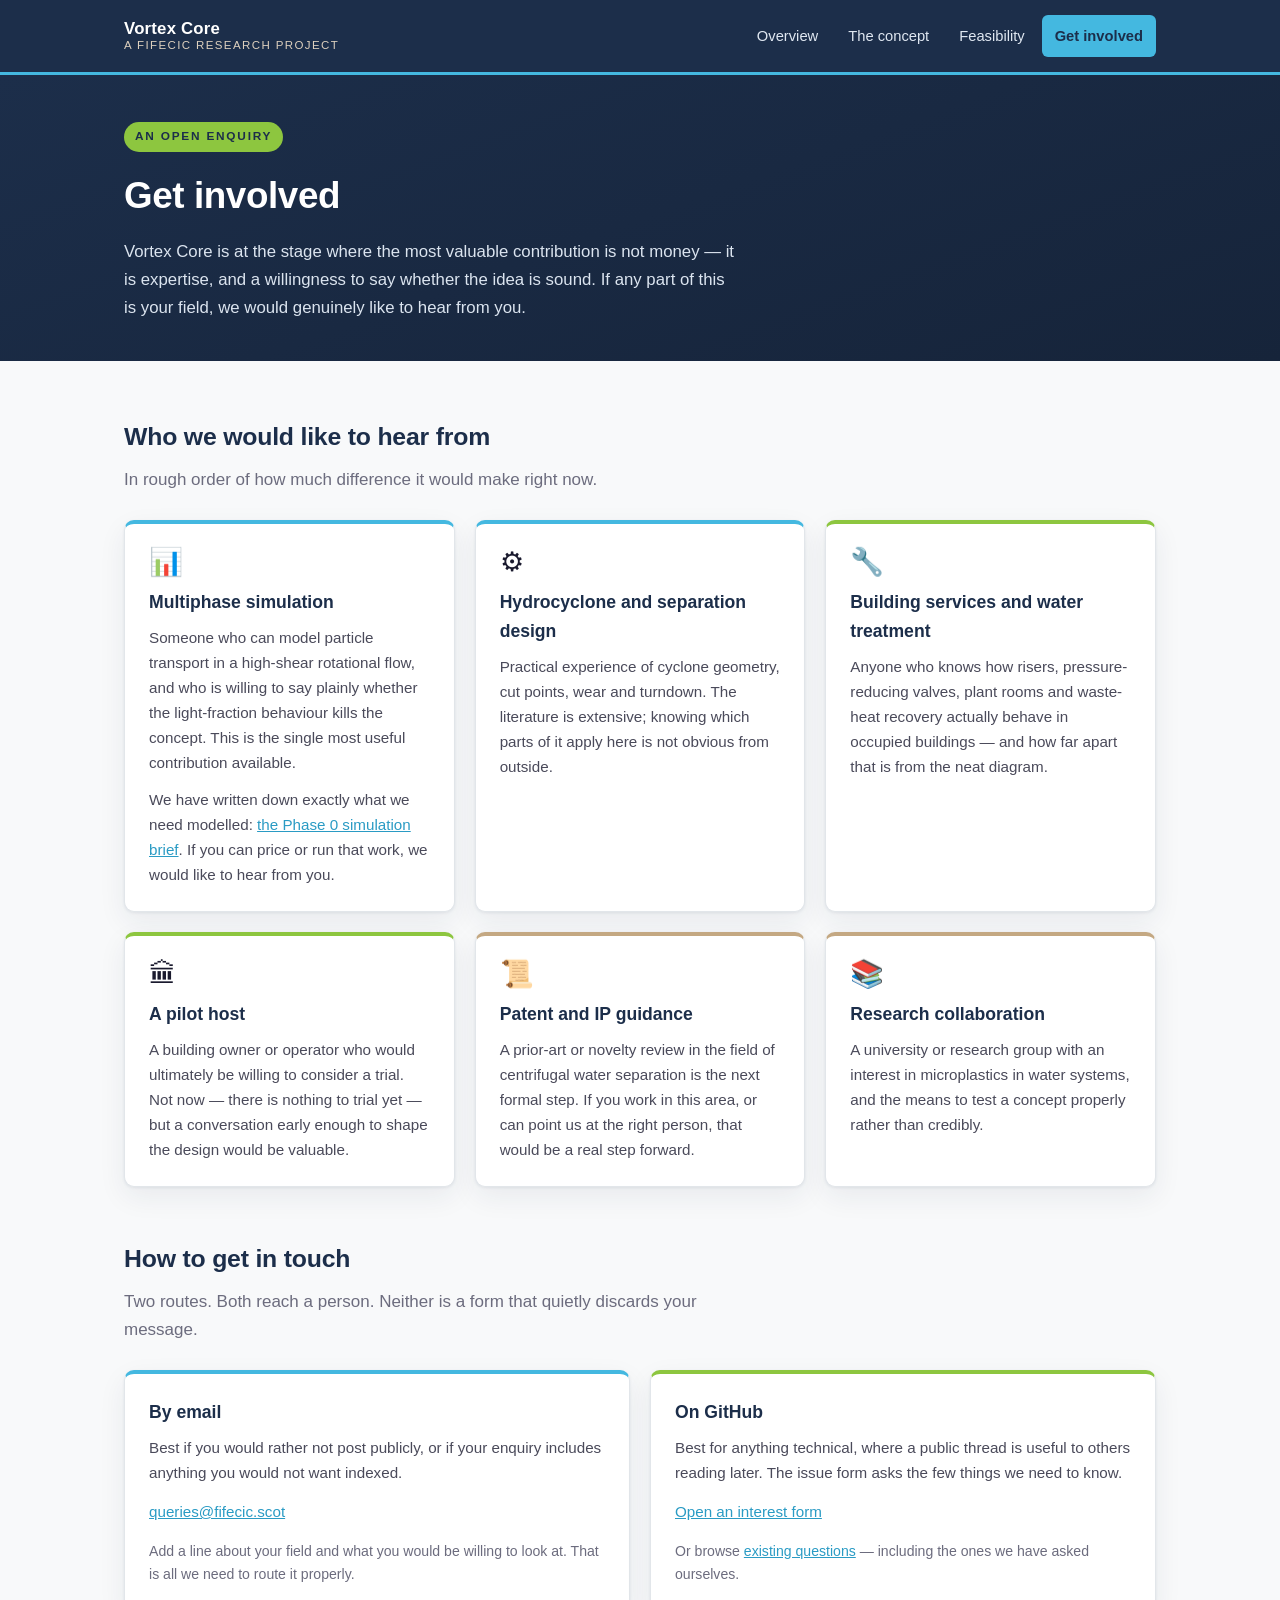
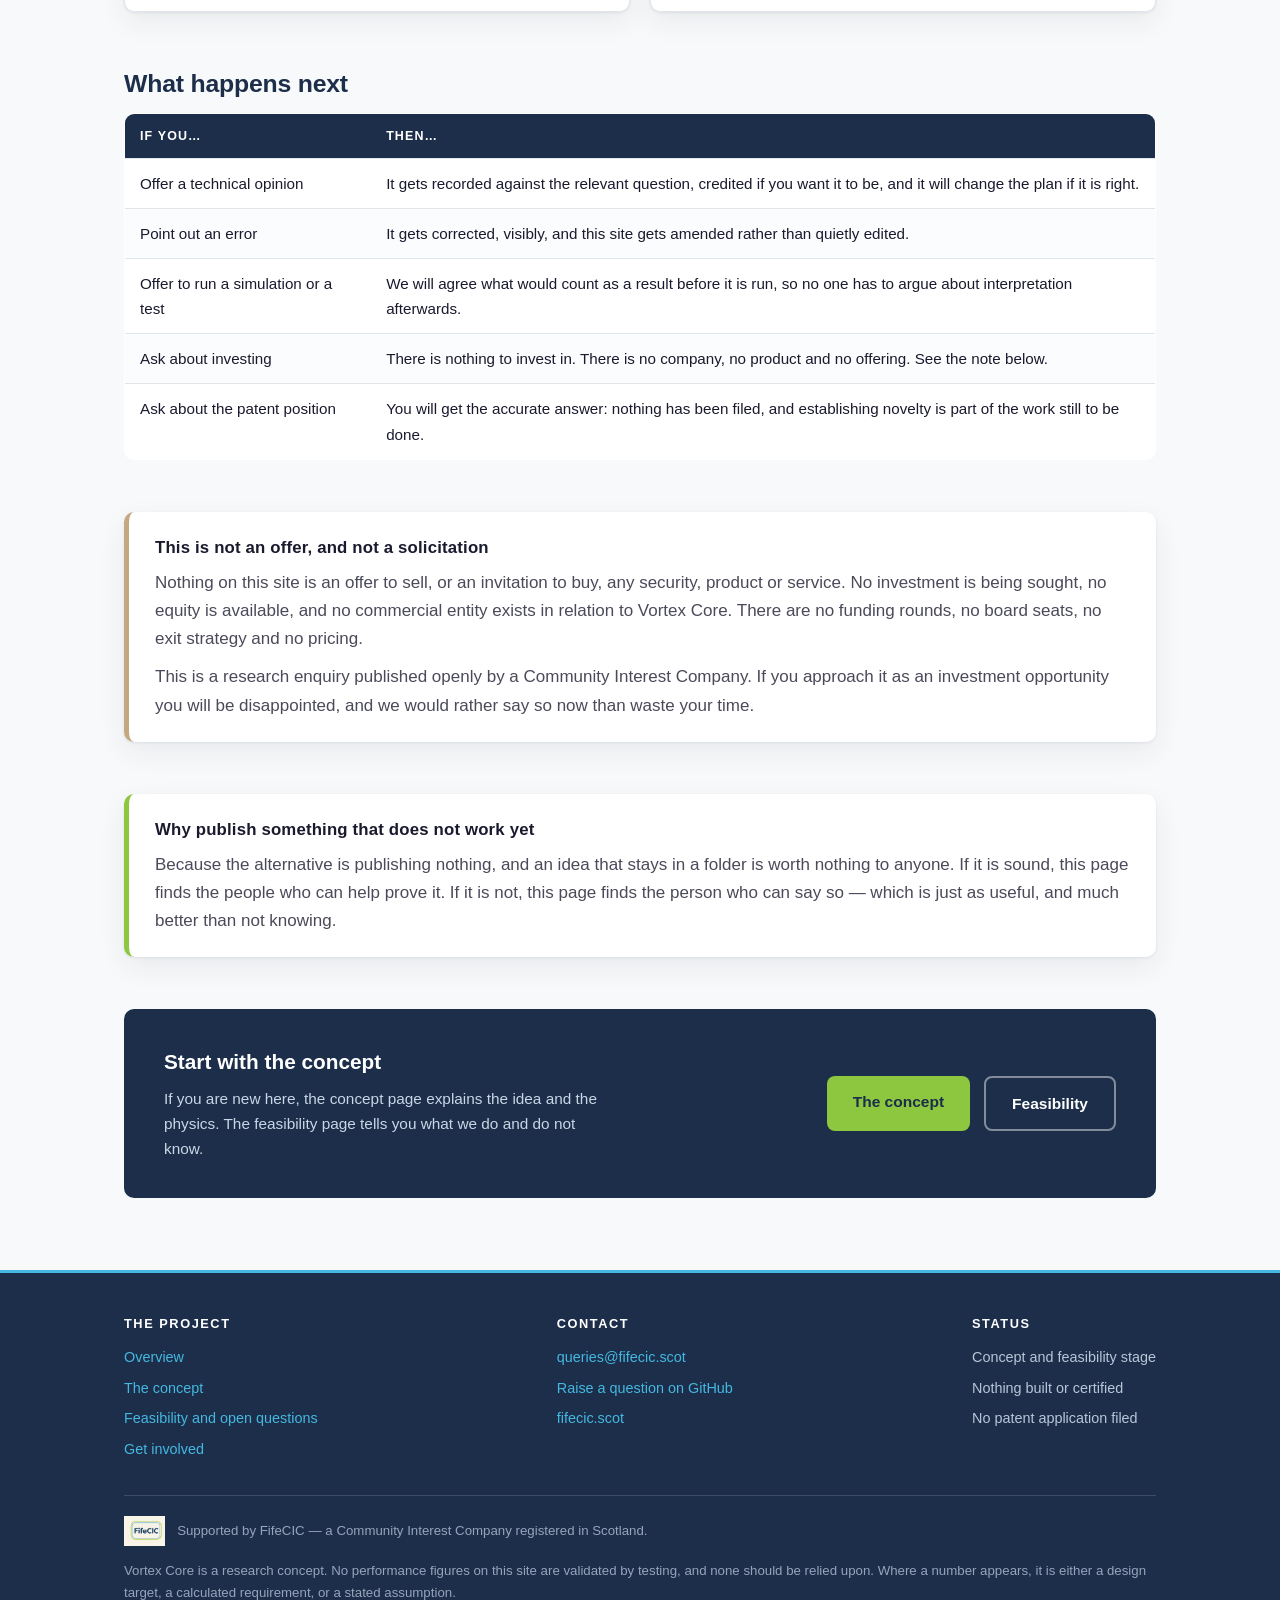
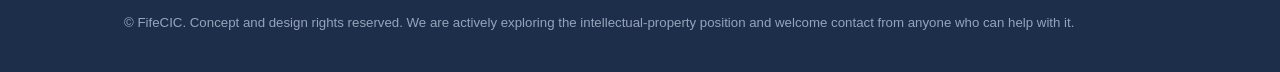
<file: interest.html>
<!DOCTYPE html>
<html lang="en-GB">
<head>
<meta charset="utf-8">
<meta name="viewport" content="width=device-width, initial-scale=1">
<title>Get involved - Vortex Core</title>
<meta name="description" content="Register an interest in the Vortex Core research project: digital simulation, separation engineering, water treatment, patent work or hosting a pilot.">
<link rel="canonical" href="https://fifecic.github.io/VortexCore/interest.html">
<link rel="icon" href="assets/img/favicon.png">
<meta property="og:type" content="article">
<meta property="og:title" content="Get involved - Vortex Core">
<meta property="og:description" content="A concept-stage research enquiry. Simulation, engineering, patent work or a pilot host - all genuinely welcome.">
<meta property="og:url" content="https://fifecic.github.io/VortexCore/interest.html">
<link rel="stylesheet" href="assets/css/site.css">
</head>
<body>

<a class="skip-link" href="#main">Skip to content</a>

<header class="site-header">
  <div class="wrap">
    <a class="brand" href="index.html">
      <span class="brand-text">
        <strong>Vortex Core</strong>
        <span>A FifeCIC research project</span>
      </span>
    </a>
    <nav class="site-nav" aria-label="Main">
      <a href="index.html">Overview</a>
      <a href="technology.html">The concept</a>
      <a href="feasibility.html">Feasibility</a>
      <a href="interest.html" aria-current="page">Get involved</a>
    </nav>
  </div>
</header>

<div class="page-head">
  <div class="wrap">
    <p class="eyebrow">An open enquiry</p>
    <h1>Get involved</h1>
    <p class="lead">
      Vortex Core is at the stage where the most valuable contribution is not money &mdash; it is
      expertise, and a willingness to say whether the idea is sound. If any part of this is your
      field, we would genuinely like to hear from you.
    </p>
  </div>
</div>

<main id="main">
  <div class="wrap">

    <section>
      <h2 class="section-title">Who we would like to hear from</h2>
      <p class="section-sub">
        In rough order of how much difference it would make right now.
      </p>
      <div class="cards">
        <div class="card card-accent">
          <span class="card-icon">&#128202;</span>
          <h3>Multiphase simulation</h3>
          <p>
            Someone who can model particle transport in a high-shear rotational flow, and who is
            willing to say plainly whether the light-fraction behaviour kills the concept. This is
            the single most useful contribution available.
          </p>
          <p style="margin-top:12px">
            We have written down exactly what we need modelled:
            <a href="https://github.com/FifeCIC/VortexCore/blob/main/docs/SIMULATION-BRIEF.md" rel="noopener">the
            Phase 0 simulation brief</a>. If you can price or run that work, we would like to hear
            from you.
          </p>
        </div>
        <div class="card card-accent">
          <span class="card-icon">&#9881;</span>
          <h3>Hydrocyclone and separation design</h3>
          <p>
            Practical experience of cyclone geometry, cut points, wear and turndown. The literature
            is extensive; knowing which parts of it apply here is not obvious from outside.
          </p>
        </div>
        <div class="card card-accent-green">
          <span class="card-icon">&#128295;</span>
          <h3>Building services and water treatment</h3>
          <p>
            Anyone who knows how risers, pressure-reducing valves, plant rooms and waste-heat
            recovery actually behave in occupied buildings &mdash; and how far apart that is from the
            neat diagram.
          </p>
        </div>
        <div class="card card-accent-green">
          <span class="card-icon">&#127963;</span>
          <h3>A pilot host</h3>
          <p>
            A building owner or operator who would ultimately be willing to consider a trial. Not
            now &mdash; there is nothing to trial yet &mdash; but a conversation early enough to shape the
            design would be valuable.
          </p>
        </div>
        <div class="card card-accent-tan">
          <span class="card-icon">&#128220;</span>
          <h3>Patent and IP guidance</h3>
          <p>
            A prior-art or novelty review in the field of centrifugal water separation is the next
            formal step. If you work in this area, or can point us at the right person, that would
            be a real step forward.
          </p>
        </div>
        <div class="card card-accent-tan">
          <span class="card-icon">&#128218;</span>
          <h3>Research collaboration</h3>
          <p>
            A university or research group with an interest in microplastics in water systems, and
            the means to test a concept properly rather than credibly.
          </p>
        </div>
      </div>
    </section>

    <section>
      <h2 class="section-title">How to get in touch</h2>
      <p class="section-sub">
        Two routes. Both reach a person. Neither is a form that quietly discards your message.
      </p>

      <div class="cards">
        <div class="card card-accent">
          <h3>By email</h3>
          <p style="margin-bottom:14px">
            Best if you would rather not post publicly, or if your enquiry includes anything you
            would not want indexed.
          </p>
          <p style="margin-bottom:16px">
            <a href="mailto:queries@fifecic.scot?subject=Vortex%20Core%20-%20interest">queries@fifecic.scot</a>
          </p>
          <p style="font-size:.88rem; color:var(--text-light); margin:0">
            Add a line about your field and what you would be willing to look at. That is all we
            need to route it properly.
          </p>
        </div>
        <div class="card card-accent-green">
          <h3>On GitHub</h3>
          <p style="margin-bottom:14px">
            Best for anything technical, where a public thread is useful to others reading later.
            The issue form asks the few things we need to know.
          </p>
          <p style="margin-bottom:16px">
            <a href="https://github.com/FifeCIC/VortexCore/issues/new?template=register-interest.yml">Open an interest form</a>
          </p>
          <p style="font-size:.88rem; color:var(--text-light); margin:0">
            Or browse <a href="https://github.com/FifeCIC/VortexCore/issues">existing questions</a>
            &mdash; including the ones we have asked ourselves.
          </p>
        </div>
      </div>
    </section>

    <section>
      <h2 class="section-title">What happens next</h2>
      <div class="table-scroll">
        <table>
          <thead>
            <tr>
              <th scope="col">If you&hellip;</th>
              <th scope="col">Then&hellip;</th>
            </tr>
          </thead>
          <tbody>
            <tr>
              <td>Offer a technical opinion</td>
              <td>It gets recorded against the relevant question, credited if you want it to be, and it will change the plan if it is right.</td>
            </tr>
            <tr>
              <td>Point out an error</td>
              <td>It gets corrected, visibly, and this site gets amended rather than quietly edited.</td>
            </tr>
            <tr>
              <td>Offer to run a simulation or a test</td>
              <td>We will agree what would count as a result before it is run, so no one has to argue about interpretation afterwards.</td>
            </tr>
            <tr>
              <td>Ask about investing</td>
              <td>There is nothing to invest in. There is no company, no product and no offering. See the note below.</td>
            </tr>
            <tr>
              <td>Ask about the patent position</td>
              <td>You will get the accurate answer: nothing has been filed, and establishing novelty is part of the work still to be done.</td>
            </tr>
          </tbody>
        </table>
      </div>
    </section>

    <section>
      <div class="callout callout-warn">
        <h2>This is not an offer, and not a solicitation</h2>
        <p>
          Nothing on this site is an offer to sell, or an invitation to buy, any security,
          product or service. No investment is being sought, no equity is available, and no
          commercial entity exists in relation to Vortex Core. There are no funding rounds, no
          board seats, no exit strategy and no pricing.
        </p>
        <p>
          This is a research enquiry published openly by a Community Interest Company. If you
          approach it as an investment opportunity you will be disappointed, and we would rather say
          so now than waste your time.
        </p>
      </div>
    </section>

    <section>
      <div class="callout callout-note">
        <h2>Why publish something that does not work yet</h2>
        <p>
          Because the alternative is publishing nothing, and an idea that stays in a folder is worth
          nothing to anyone. If it is sound, this page finds the people who can help prove it. If it
          is not, this page finds the person who can say so &mdash; which is just as useful, and much
          better than not knowing.
        </p>
      </div>
    </section>

    <section>
      <div class="cta">
        <div>
          <h2>Start with the concept</h2>
          <p>
            If you are new here, the concept page explains the idea and the physics. The
            feasibility page tells you what we do and do not know.
          </p>
        </div>
        <div class="btn-row">
          <a class="btn" href="technology.html">The concept</a>
          <a class="btn btn-secondary" href="feasibility.html">Feasibility</a>
        </div>
      </div>
    </section>

  </div>
</main>

<footer>
  <div class="wrap">
    <div class="footer-grid">
      <div>
        <h4>The project</h4>
        <ul>
          <li><a href="index.html">Overview</a></li>
          <li><a href="technology.html">The concept</a></li>
          <li><a href="feasibility.html">Feasibility and open questions</a></li>
          <li><a href="interest.html">Get involved</a></li>
        </ul>
      </div>
      <div>
        <h4>Contact</h4>
        <ul>
          <li><a href="mailto:queries@fifecic.scot">queries@fifecic.scot</a></li>
          <li><a href="https://github.com/FifeCIC/VortexCore/issues" rel="noopener">Raise a question on GitHub</a></li>
          <li><a href="https://fifecic.scot/" rel="noopener">fifecic.scot</a></li>
        </ul>
      </div>
      <div>
        <h4>Status</h4>
        <ul>
          <li>Concept and feasibility stage</li>
          <li>Nothing built or certified</li>
          <li>No patent application filed</li>
        </ul>
      </div>
    </div>
    <div class="footer-note">
      <div class="footer-brand">
        <img src="assets/img/fifecic-logo.png" alt="">
        <span>Supported by FifeCIC &mdash; a Community Interest Company registered in Scotland.</span>
      </div>
      <p style="margin-top:14px">
        Vortex Core is a research concept. No performance figures on this site are validated by
        testing, and none should be relied upon. Where a number appears, it is either a design
        target, a calculated requirement, or a stated assumption.
      </p>
      <p>
        &copy; FifeCIC. Concept and design rights reserved. We are actively exploring the
        intellectual-property position and welcome contact from anyone who can help with it.
      </p>
    </div>
  </div>
</footer>

</body>
</html>
</file>
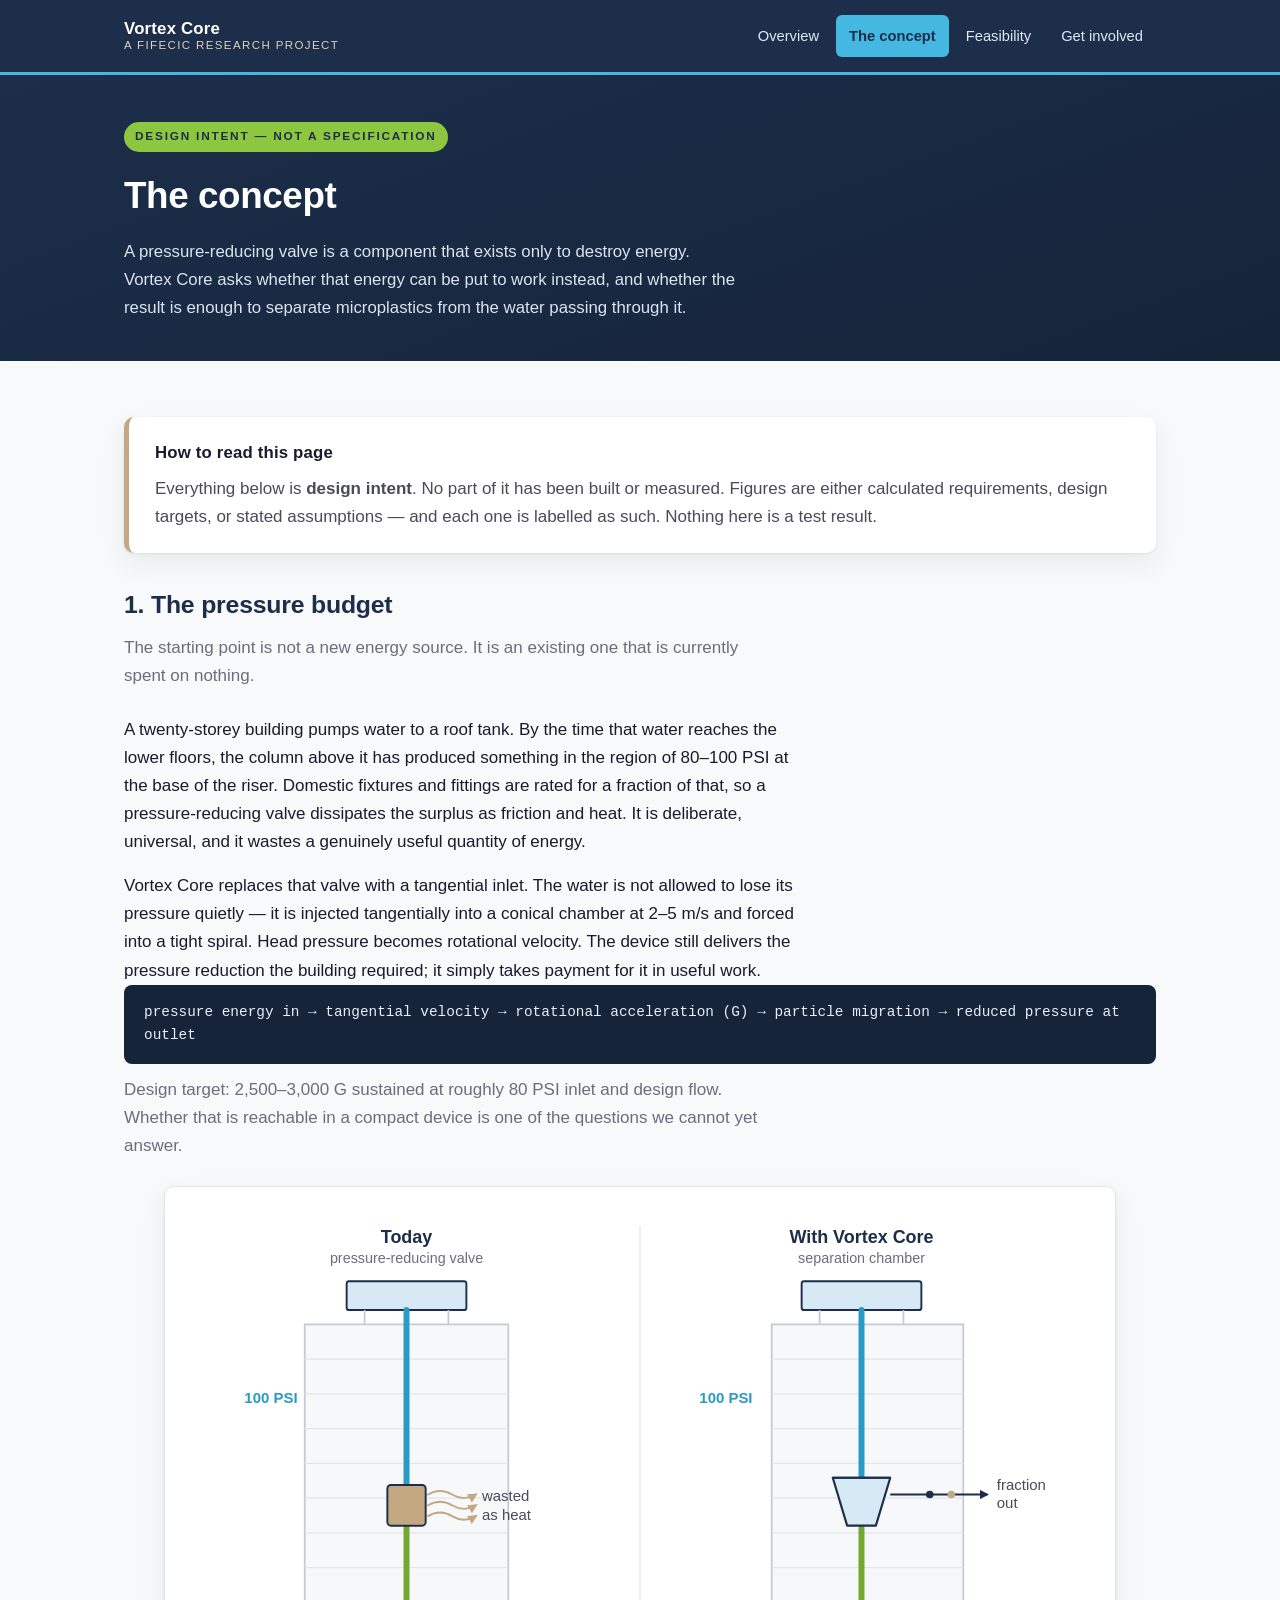
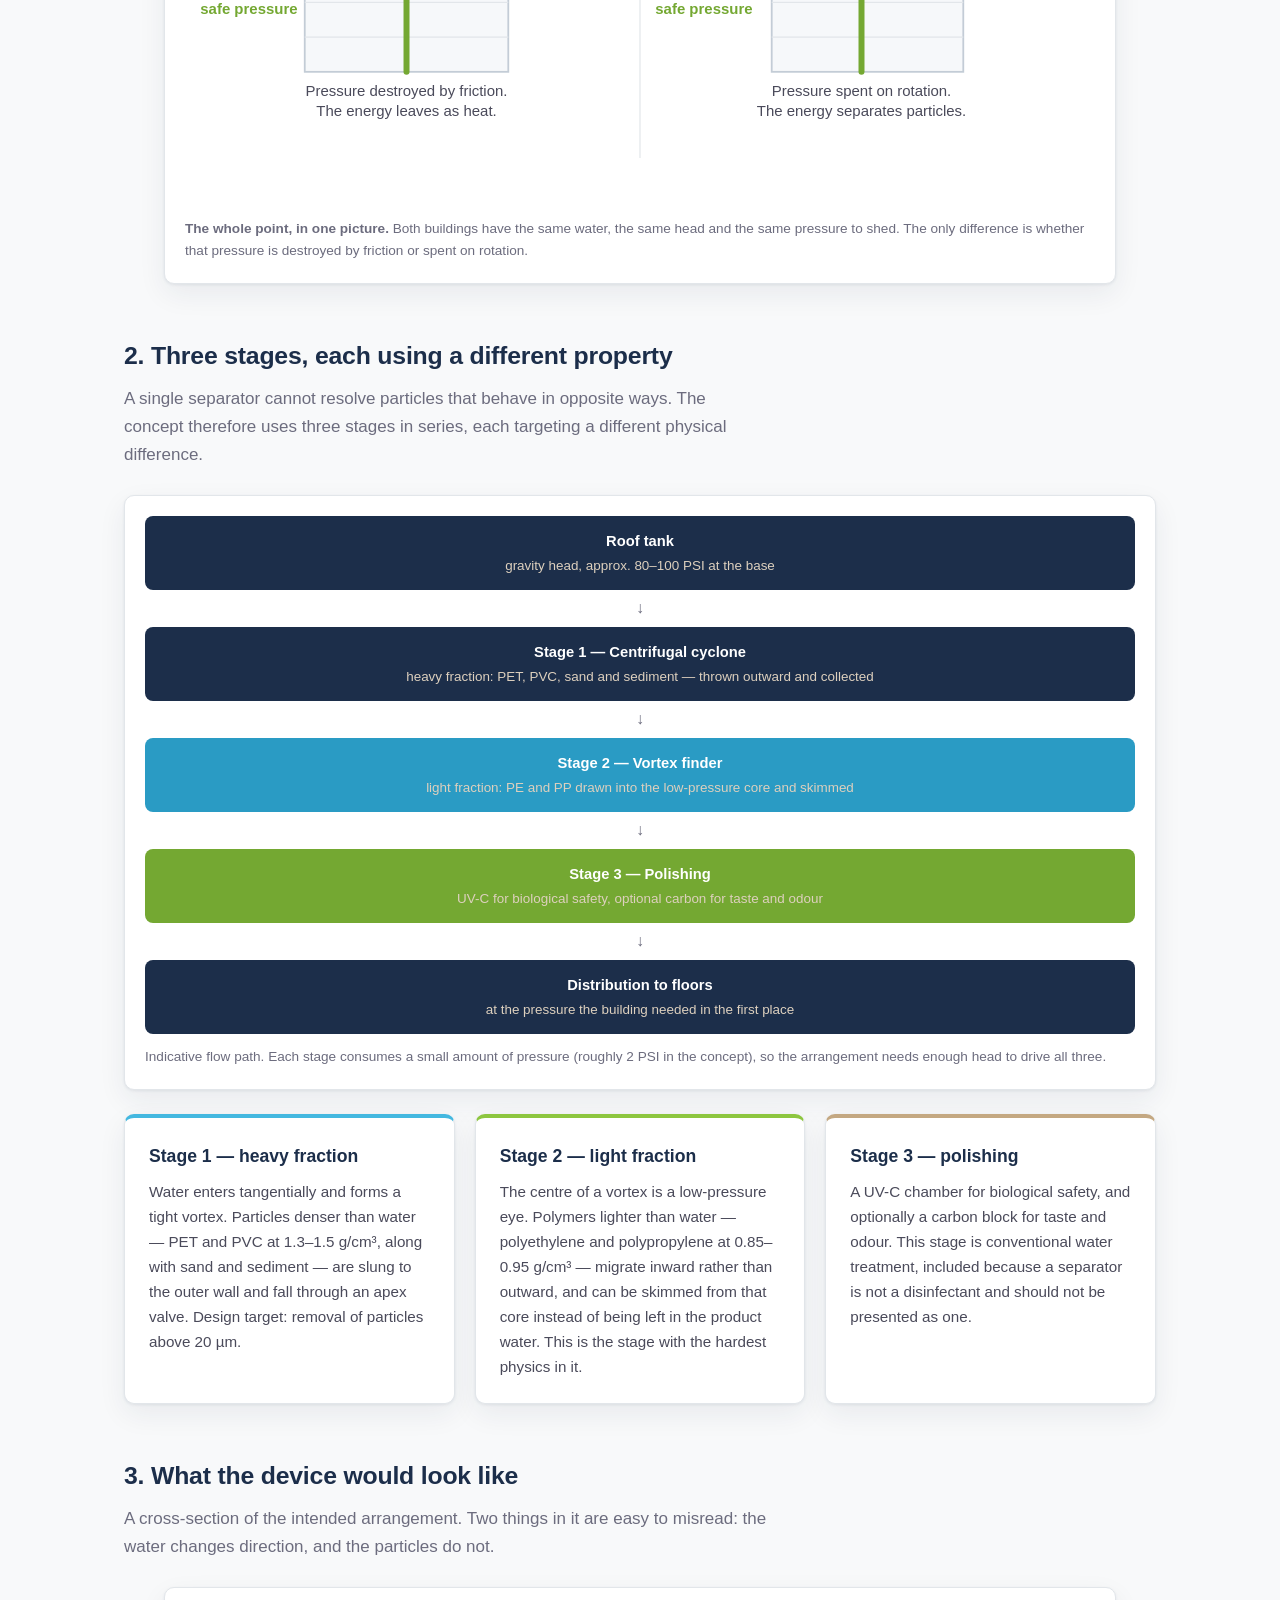
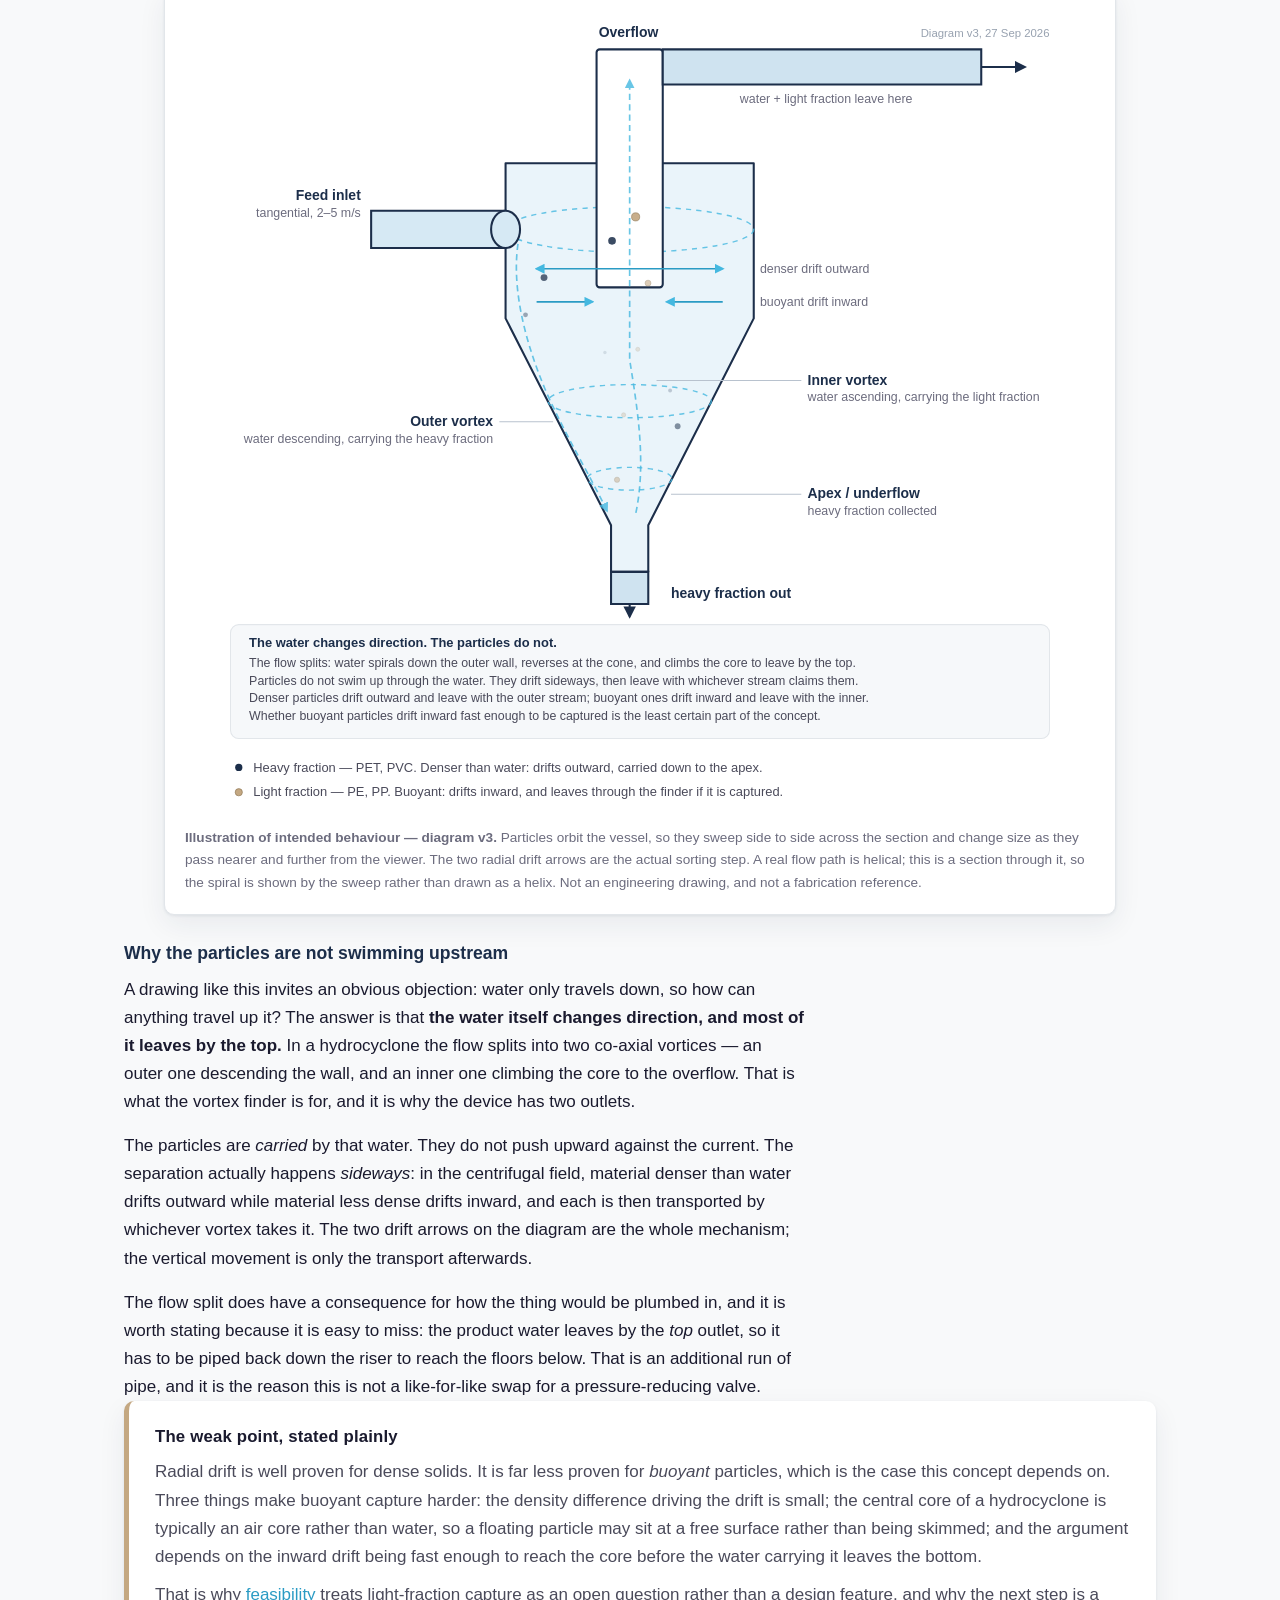
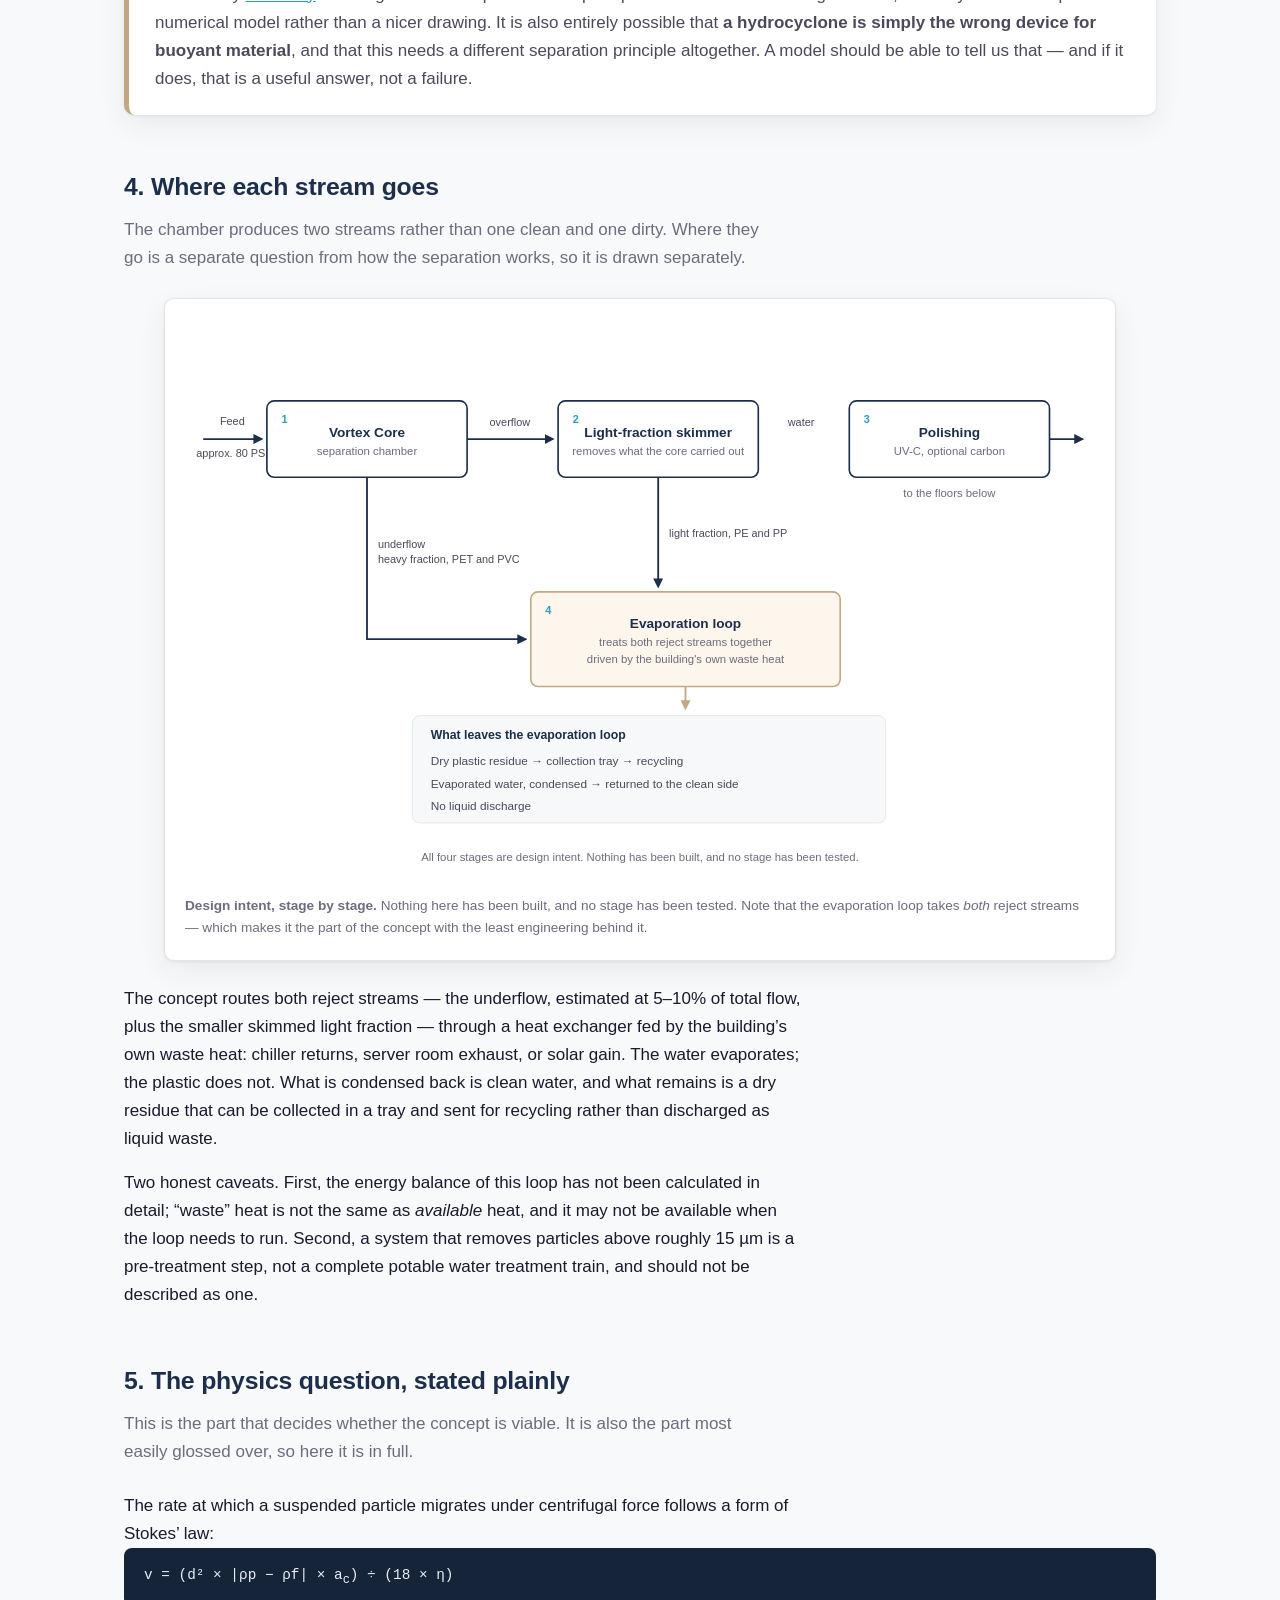
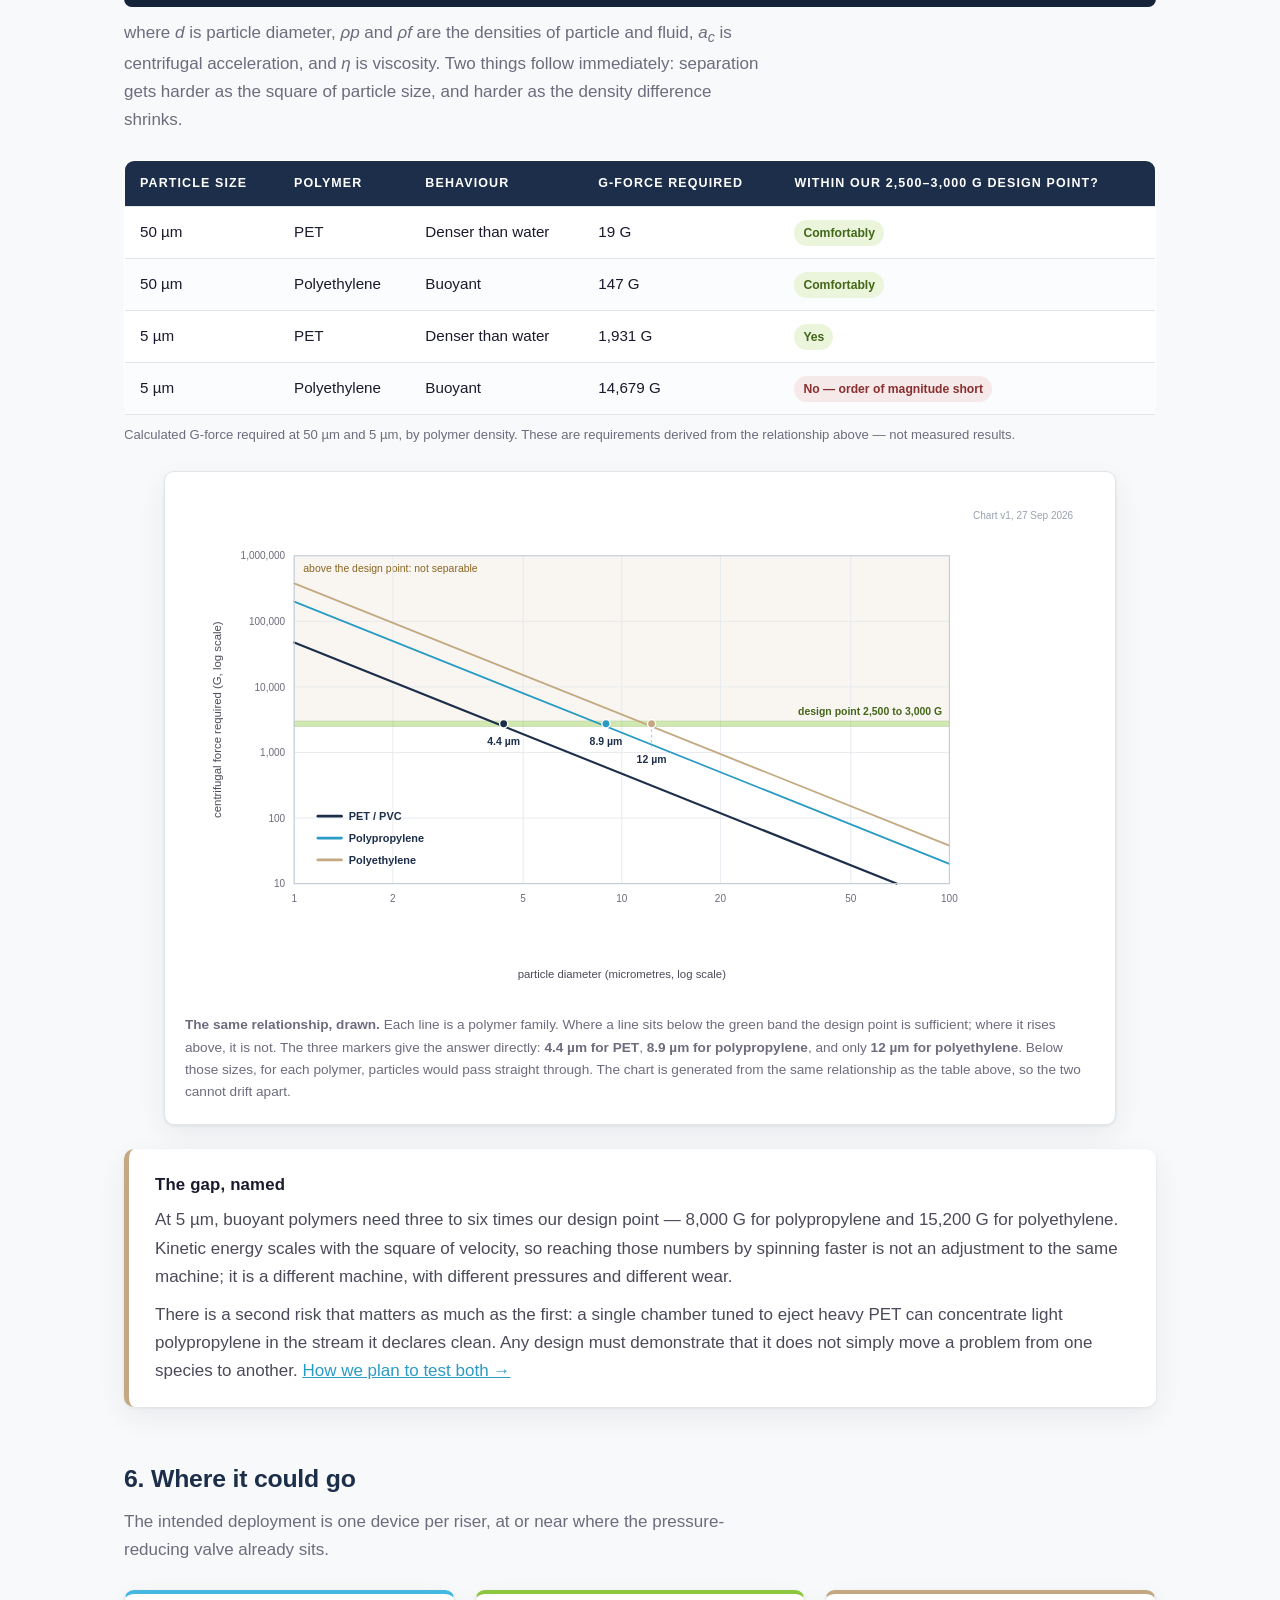
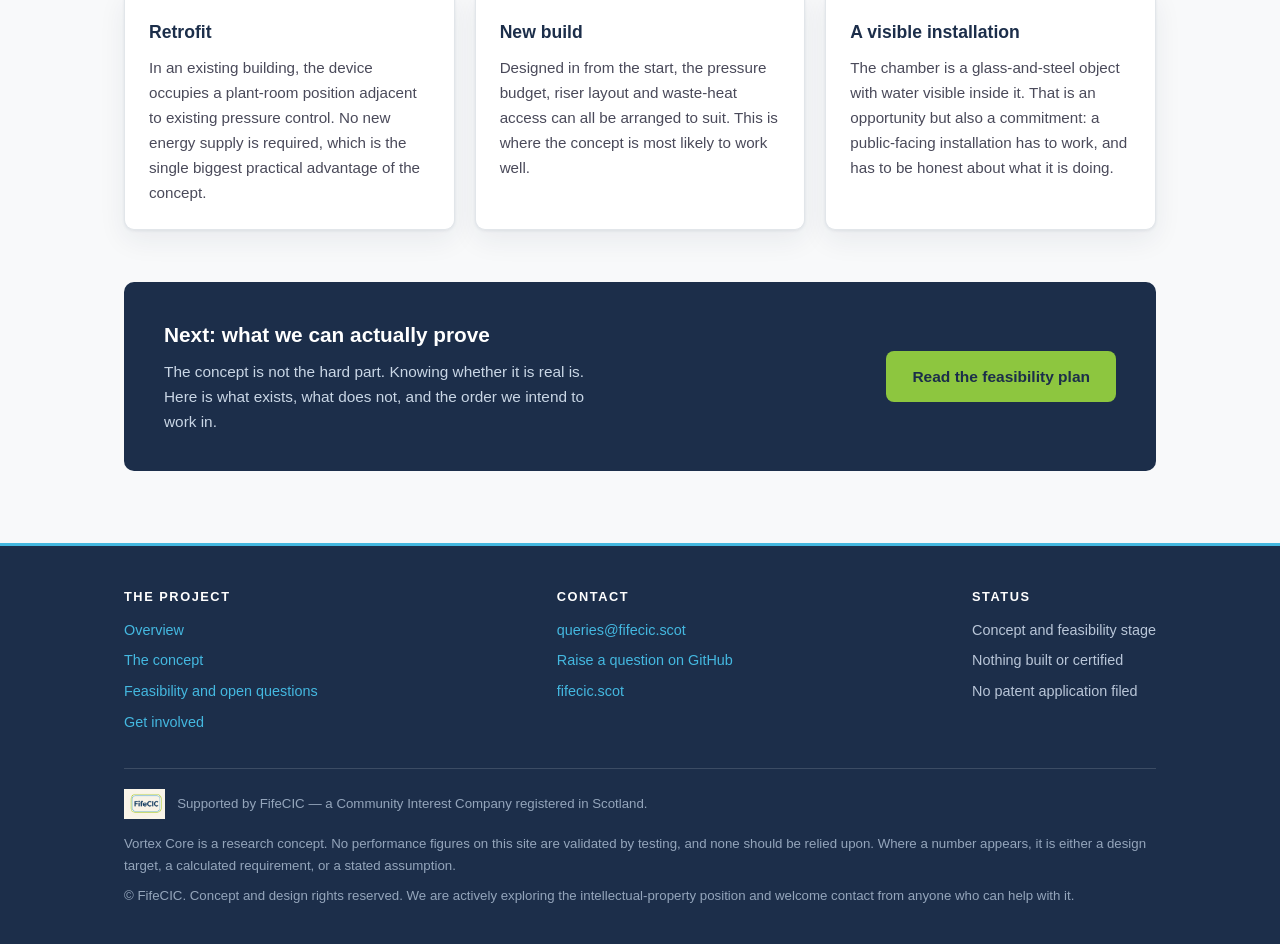
<file: technology.html>
<!DOCTYPE html>
<html lang="en-GB">
<head>
<meta charset="utf-8">
<meta name="viewport" content="width=device-width, initial-scale=1">
<title>The concept - Vortex Core</title>
<meta name="description" content="How the Vortex Core concept works: spending a building's waste head pressure on centrifugal separation, with a waste-heat evaporation loop finishing the reject stream.">
<link rel="canonical" href="https://fifecic.github.io/VortexCore/technology.html">
<link rel="icon" href="assets/img/favicon.png">
<meta property="og:type" content="article">
<meta property="og:title" content="The concept - Vortex Core">
<meta property="og:description" content="Spending a building's wasted head pressure on centrifugal separation, then finishing the reject stream with waste heat.">
<meta property="og:url" content="https://fifecic.github.io/VortexCore/technology.html">
<link rel="stylesheet" href="assets/css/site.css">
</head>
<body>

<a class="skip-link" href="#main">Skip to content</a>

<header class="site-header">
  <div class="wrap">
    <a class="brand" href="index.html">
      <span class="brand-text">
        <strong>Vortex Core</strong>
        <span>A FifeCIC research project</span>
      </span>
    </a>
    <nav class="site-nav" aria-label="Main">
      <a href="index.html">Overview</a>
      <a href="technology.html" aria-current="page">The concept</a>
      <a href="feasibility.html">Feasibility</a>
      <a href="interest.html">Get involved</a>
    </nav>
  </div>
</header>

<div class="page-head">
  <div class="wrap">
    <p class="eyebrow">Design intent &mdash; not a specification</p>
    <h1>The concept</h1>
    <p class="lead">
      A pressure-reducing valve is a component that exists only to destroy energy. Vortex Core
      asks whether that energy can be put to work instead, and whether the result is enough to
      separate microplastics from the water passing through it.
    </p>
  </div>
</div>

<main id="main">
  <div class="wrap">

    <div class="callout callout-warn">
      <h2>How to read this page</h2>
      <p>
        Everything below is <strong>design intent</strong>. No part of it has been built or
        measured. Figures are either calculated requirements, design targets, or stated
        assumptions &mdash; and each one is labelled as such. Nothing here is a test result.
      </p>
    </div>

    <section>
      <h2 class="section-title">1. The pressure budget</h2>
      <p class="section-sub">
        The starting point is not a new energy source. It is an existing one that is currently
        spent on nothing.
      </p>
      <div class="prose">
        <p>
          A twenty-storey building pumps water to a roof tank. By the time that water reaches the
          lower floors, the column above it has produced something in the region of
          80&ndash;100&nbsp;PSI at the base of the riser. Domestic fixtures and fittings are rated for a
          fraction of that, so a pressure-reducing valve dissipates the surplus as friction and
          heat. It is deliberate, universal, and it wastes a genuinely useful quantity of energy.
        </p>
        <p>
          Vortex Core replaces that valve with a tangential inlet. The water is not allowed to lose
          its pressure quietly &mdash; it is injected tangentially into a conical chamber at
          2&ndash;5&nbsp;m/s and forced into a tight spiral. Head pressure becomes rotational velocity.
          The device still delivers the pressure reduction the building required; it simply takes
          payment for it in useful work.
        </p>
      </div>
      <div class="formula">
        pressure energy in &rarr; tangential velocity &rarr; rotational acceleration (G) &rarr; particle migration &rarr; reduced pressure at outlet
      </div>
      <p class="section-sub" style="margin-bottom:0">
        Design target: 2,500&ndash;3,000&nbsp;G sustained at roughly 80&nbsp;PSI inlet and design flow.
        Whether that is reachable in a compact device is one of the questions we cannot yet answer.
      </p>

      <figure class="figure" style="margin-top:26px">
        <img src="assets/img/building-comparison.svg" width="760" height="500"
             alt="Two riser schematics. On the left, labelled Today, a pressure-reducing valve destroys the surplus head pressure as heat, shown leaving the valve as wavy arrows. On the right, labelled With Vortex Core, a separation chamber spends the same pressure on rotation, and the separated fraction leaves to one side.">
        <figcaption>
          <strong>The whole point, in one picture.</strong> Both buildings have the same water, the
          same head and the same pressure to shed. The only difference is whether that pressure is
          destroyed by friction or spent on rotation.
        </figcaption>
      </figure>
    </section>

    <section>
      <h2 class="section-title">2. Three stages, each using a different property</h2>
      <p class="section-sub">
        A single separator cannot resolve particles that behave in opposite ways. The concept
        therefore uses three stages in series, each targeting a different physical difference.
      </p>

      <div class="figure">
        <div class="stack-diagram" role="img" aria-label="Flow diagram: roof tank, heavy cyclone, light-fraction skimmer, polishing stage, then distribution to floors.">
          <div class="node"><strong>Roof tank</strong><span>gravity head, approx. 80&ndash;100 PSI at the base</span></div>
          <div class="arrow">&darr;</div>
          <div class="node"><strong>Stage 1 &mdash; Centrifugal cyclone</strong><span>heavy fraction: PET, PVC, sand and sediment &mdash; thrown outward and collected</span></div>
          <div class="arrow">&darr;</div>
          <div class="node node-alt"><strong>Stage 2 &mdash; Vortex finder</strong><span>light fraction: PE and PP drawn into the low-pressure core and skimmed</span></div>
          <div class="arrow">&darr;</div>
          <div class="node node-green"><strong>Stage 3 &mdash; Polishing</strong><span>UV-C for biological safety, optional carbon for taste and odour</span></div>
          <div class="arrow">&darr;</div>
          <div class="node"><strong>Distribution to floors</strong><span>at the pressure the building needed in the first place</span></div>
        </div>
        <figcaption>
          Indicative flow path. Each stage consumes a small amount of pressure
          (roughly 2&nbsp;PSI in the concept), so the arrangement needs enough head to drive all three.
        </figcaption>
      </div>

      <div class="cards">
        <div class="card card-accent">
          <h3>Stage 1 &mdash; heavy fraction</h3>
          <p>
            Water enters tangentially and forms a tight vortex. Particles denser than water
            &mdash; PET and PVC at 1.3&ndash;1.5&nbsp;g/cm&sup3;, along with sand and sediment &mdash; are slung
            to the outer wall and fall through an apex valve. Design target: removal of particles
            above 20&nbsp;&micro;m.
          </p>
        </div>
        <div class="card card-accent-green">
          <h3>Stage 2 &mdash; light fraction</h3>
          <p>
            The centre of a vortex is a low-pressure eye. Polymers lighter than water
            &mdash; polyethylene and polypropylene at 0.85&ndash;0.95&nbsp;g/cm&sup3; &mdash; migrate inward
            rather than outward, and can be skimmed from that core instead of being left in the
            product water. This is the stage with the hardest physics in it.
          </p>
        </div>
        <div class="card card-accent-tan">
          <h3>Stage 3 &mdash; polishing</h3>
          <p>
            A UV-C chamber for biological safety, and optionally a carbon block for taste and
            odour. This stage is conventional water treatment, included because a separator is not
            a disinfectant and should not be presented as one.
          </p>
        </div>
      </div>
    </section>

    <section>
      <h2 class="section-title">3. What the device would look like</h2>
      <p class="section-sub">
        A cross-section of the intended arrangement. Two things in it are easy to misread: the water
        changes direction, and the particles do not.
      </p>

      <figure class="figure">
        <img src="assets/img/device-cross-section-v3.svg" width="880" height="780"
             alt="Cross-section of a hydrocyclone showing both outlets and the sorting mechanism. Feed enters tangentially at the upper left. Two radial arrows in the cylindrical section show denser particles drifting outward and buoyant particles drifting inward. Water spirals down the outer wall, reverses at the cone and climbs the core, leaving through the vortex finder at the top carrying water and the light fraction; particles denser than water continue to the apex and leave as the underflow. A note explains that the particles do not swim upstream, and that whether buoyant particles drift inward fast enough to be captured is the least certain part of the concept.">
        <figcaption>
          <strong>Illustration of intended behaviour &mdash; diagram v3.</strong> Particles orbit the
          vessel, so they sweep side to side across the section and change size as they pass nearer
          and further from the viewer. The two radial drift arrows are the actual sorting step. A real
          flow path is helical; this is a section through it, so the spiral is shown by the sweep
          rather than drawn as a helix. Not an engineering drawing, and not a fabrication reference.
        </figcaption>
      </figure>

      <h3>Why the particles are not swimming upstream</h3>
      <div class="prose">
        <p>
          A drawing like this invites an obvious objection: water only travels down, so how can
          anything travel up it? The answer is that <strong>the water itself changes direction, and
          most of it leaves by the top.</strong> In a hydrocyclone the flow splits into two co-axial
          vortices &mdash; an outer one descending the wall, and an inner one climbing the core to
          the overflow. That is what the vortex finder is for, and it is why the device has two
          outlets.
        </p>
        <p>
          The particles are <em>carried</em> by that water. They do not push upward against the
          current. The separation actually happens <em>sideways</em>: in the centrifugal field,
          material denser than water drifts outward while material less dense drifts inward, and each
          is then transported by whichever vortex takes it. The two drift arrows on the diagram are
          the whole mechanism; the vertical movement is only the transport afterwards.
        </p>
        <p>
          The flow split does have a consequence for how the thing would be plumbed in, and it is
          worth stating because it is easy to miss: the product water leaves by the <em>top</em>
          outlet, so it has to be piped back down the riser to reach the floors below. That is an
          additional run of pipe, and it is the reason this is not a like-for-like swap for a
          pressure-reducing valve.
        </p>
      </div>

      <div class="callout callout-warn">
        <h2>The weak point, stated plainly</h2>
        <p>
          Radial drift is well proven for dense solids. It is far less proven for <em>buoyant</em>
          particles, which is the case this concept depends on. Three things make buoyant capture
          harder: the density difference driving the drift is small; the central core of a
          hydrocyclone is typically an air core rather than water, so a floating particle may sit at
          a free surface rather than being skimmed; and the argument depends on the inward drift
          being fast enough to reach the core before the water carrying it leaves the bottom.
        </p>
        <p>
          That is why <a href="feasibility.html">feasibility</a> treats light-fraction capture as an
          open question rather than a design feature, and why the next step is a numerical model
          rather than a nicer drawing. It is also entirely possible that
          <strong>a hydrocyclone is simply the wrong device for buoyant material</strong>, and that
          this needs a different separation principle altogether. A model should be able to tell us
          that &mdash; and if it does, that is a useful answer, not a failure.
        </p>
      </div>
    </section>

    <section>
      <h2 class="section-title">4. Where each stream goes</h2>
      <p class="section-sub">
        The chamber produces two streams rather than one clean and one dirty. Where they go is a
        separate question from how the separation works, so it is drawn separately.
      </p>

      <figure class="figure">
        <img src="assets/img/flow-pathways.svg" width="1000" height="620"
             alt="Flow schematic of four stages. Stage 1 is the Vortex Core separation chamber. Its underflow, carrying the heavy fraction, runs to stage 4, the evaporation loop. Its overflow, carrying water and the light fraction, runs to stage 2, a light-fraction skimmer, whose own reject also runs to stage 4. The water then goes to stage 3, polishing, and on to the floors below. Stage 4 leaves dry plastic residue for a collection tray and recycling, and condensed water returned to the clean side.">
        <figcaption>
          <strong>Design intent, stage by stage.</strong> Nothing here has been built, and no stage
          has been tested. Note that the evaporation loop takes <em>both</em> reject streams &mdash;
          which makes it the part of the concept with the least engineering behind it.
        </figcaption>
      </figure>

      <div class="prose">
        <p>
          The concept routes both reject streams &mdash; the underflow, estimated at
          5&ndash;10% of total flow, plus the smaller skimmed light fraction &mdash; through a heat
          exchanger fed by the building&rsquo;s own waste heat: chiller returns, server room exhaust,
          or solar gain. The water evaporates; the plastic does not. What is condensed back is clean
          water, and what remains is a dry residue that can be collected in a tray and sent for
          recycling rather than discharged as liquid waste.
        </p>
        <p>
          Two honest caveats. First, the energy balance of this loop has not been calculated in
          detail; &ldquo;waste&rdquo; heat is not the same as <em>available</em> heat, and it may not
          be available when the loop needs to run. Second, a system that removes particles above
          roughly 15&nbsp;&micro;m is a pre-treatment step, not a complete potable water treatment
          train, and should not be described as one.
        </p>
      </div>
    </section>

    <section>
      <h2 class="section-title">5. The physics question, stated plainly</h2>
      <p class="section-sub">
        This is the part that decides whether the concept is viable. It is also the part most
        easily glossed over, so here it is in full.
      </p>
      <div class="prose">
        <p>
          The rate at which a suspended particle migrates under centrifugal force follows a form of
          Stokes&rsquo; law:
        </p>
      </div>
      <div class="formula">
        v = (d&sup2; &times; |&rho;p &minus; &rho;f| &times; a<sub>c</sub>) &divide; (18 &times; &eta;)
      </div>
      <p class="section-sub">
        where <em>d</em> is particle diameter, <em>&rho;p</em> and <em>&rho;f</em> are the densities of
        particle and fluid, <em>a<sub>c</sub></em> is centrifugal acceleration, and <em>&eta;</em> is
        viscosity.
        Two things follow immediately: separation gets harder as the square of particle size, and
        harder as the density difference shrinks.
      </p>

      <div class="table-scroll">
        <table>
          <caption>Calculated G-force required at 50&nbsp;&micro;m and 5&nbsp;&micro;m, by polymer density. These are requirements derived from the relationship above &mdash; not measured results.</caption>
          <thead>
            <tr>
              <th scope="col">Particle size</th>
              <th scope="col">Polymer</th>
              <th scope="col">Behaviour</th>
              <th scope="col">G-force required</th>
              <th scope="col">Within our 2,500&ndash;3,000&nbsp;G design point?</th>
            </tr>
          </thead>
          <tbody>
            <tr>
              <td>50&nbsp;&micro;m</td>
              <td>PET</td>
              <td>Denser than water</td>
              <td>19&nbsp;G</td>
              <td><span class="tag tag-yes">Comfortably</span></td>
            </tr>
            <tr>
              <td>50&nbsp;&micro;m</td>
              <td>Polyethylene</td>
              <td>Buoyant</td>
              <td>147&nbsp;G</td>
              <td><span class="tag tag-yes">Comfortably</span></td>
            </tr>
            <tr>
              <td>5&nbsp;&micro;m</td>
              <td>PET</td>
              <td>Denser than water</td>
              <td>1,931&nbsp;G</td>
              <td><span class="tag tag-yes">Yes</span></td>
            </tr>
            <tr>
              <td>5&nbsp;&micro;m</td>
              <td>Polyethylene</td>
              <td>Buoyant</td>
              <td>14,679&nbsp;G</td>
              <td><span class="tag tag-no">No &mdash; order of magnitude short</span></td>
            </tr>
          </tbody>
        </table>
      </div>

      <figure class="figure" style="margin-top:26px">
        <img src="assets/img/gravity-requirement-chart.svg" width="1000" height="560"
             alt="Log-log chart of the centrifugal force required to separate microplastics. The horizontal axis is particle diameter from 1 to 100 micrometres. The vertical axis is required force from 10 to 1,000,000 G. Three straight lines show PET and PVC, polypropylene, and polyethylene. A green band across the plot at 2,500 to 3,000 G marks the design point, and the shaded area above it is where the design point is not enough. PET crosses the band at 4.4 micrometres, polypropylene at 8.9, and polyethylene at 12.">
        <figcaption>
          <strong>The same relationship, drawn.</strong> Each line is a polymer family. Where a line
          sits below the green band the design point is sufficient; where it rises above, it is not.
          The three markers give the answer directly: <strong>4.4&nbsp;&micro;m for PET</strong>,
          <strong>8.9&nbsp;&micro;m for polypropylene</strong>, and only
          <strong>12&nbsp;&micro;m for polyethylene</strong>. Below those sizes, for each polymer,
          particles would pass straight through. The chart is generated from the same relationship as
          the table above, so the two cannot drift apart.
        </figcaption>
      </figure>

      <div class="callout callout-warn" style="margin-top:24px">
        <h2>The gap, named</h2>
        <p>
          At 5&nbsp;&micro;m, buoyant polymers need three to six times our design point &mdash;
          8,000&nbsp;G for polypropylene and 15,200&nbsp;G for polyethylene. Kinetic energy scales with
          the square of velocity, so reaching those numbers by spinning faster is not an adjustment
          to the same machine; it is a different machine, with different pressures and different wear.
        </p>
        <p>
          There is a second risk that matters as much as the first: a single chamber tuned to eject
          heavy PET can concentrate light polypropylene in the stream it declares clean. Any design
          must demonstrate that it does not simply move a problem from one species to another.
          <a href="feasibility.html">How we plan to test both &rarr;</a>
        </p>
      </div>
    </section>

    <section>
      <h2 class="section-title">6. Where it could go</h2>
      <p class="section-sub">
        The intended deployment is one device per riser, at or near where the pressure-reducing
        valve already sits.
      </p>
      <div class="cards">
        <div class="card card-accent">
          <h3>Retrofit</h3>
          <p>
            In an existing building, the device occupies a plant-room position adjacent to
            existing pressure control. No new energy supply is required, which is the single
            biggest practical advantage of the concept.
          </p>
        </div>
        <div class="card card-accent-green">
          <h3>New build</h3>
          <p>
            Designed in from the start, the pressure budget, riser layout and waste-heat access can
            all be arranged to suit. This is where the concept is most likely to work well.
          </p>
        </div>
        <div class="card card-accent-tan">
          <h3>A visible installation</h3>
          <p>
            The chamber is a glass-and-steel object with water visible inside it. That is an
            opportunity but also a commitment: a public-facing installation has to work, and has to
            be honest about what it is doing.
          </p>
        </div>
      </div>
    </section>

    <section>
      <div class="cta">
        <div>
          <h2>Next: what we can actually prove</h2>
          <p>
            The concept is not the hard part. Knowing whether it is real is. Here is what exists,
            what does not, and the order we intend to work in.
          </p>
        </div>
        <a class="btn" href="feasibility.html">Read the feasibility plan</a>
      </div>
    </section>

  </div>
</main>

<footer>
  <div class="wrap">
    <div class="footer-grid">
      <div>
        <h4>The project</h4>
        <ul>
          <li><a href="index.html">Overview</a></li>
          <li><a href="technology.html">The concept</a></li>
          <li><a href="feasibility.html">Feasibility and open questions</a></li>
          <li><a href="interest.html">Get involved</a></li>
        </ul>
      </div>
      <div>
        <h4>Contact</h4>
        <ul>
          <li><a href="mailto:queries@fifecic.scot">queries@fifecic.scot</a></li>
          <li><a href="https://github.com/FifeCIC/VortexCore/issues" rel="noopener">Raise a question on GitHub</a></li>
          <li><a href="https://fifecic.scot/" rel="noopener">fifecic.scot</a></li>
        </ul>
      </div>
      <div>
        <h4>Status</h4>
        <ul>
          <li>Concept and feasibility stage</li>
          <li>Nothing built or certified</li>
          <li>No patent application filed</li>
        </ul>
      </div>
    </div>
    <div class="footer-note">
      <div class="footer-brand">
        <img src="assets/img/fifecic-logo.png" alt="">
        <span>Supported by FifeCIC &mdash; a Community Interest Company registered in Scotland.</span>
      </div>
      <p style="margin-top:14px">
        Vortex Core is a research concept. No performance figures on this site are validated by
        testing, and none should be relied upon. Where a number appears, it is either a design
        target, a calculated requirement, or a stated assumption.
      </p>
      <p>
        &copy; FifeCIC. Concept and design rights reserved. We are actively exploring the
        intellectual-property position and welcome contact from anyone who can help with it.
      </p>
    </div>
  </div>
</footer>

</body>
</html>
</file>
<file: assets/css/site.css>
/* ==========================================================================
   Vortex Core - research site stylesheet
   A FifeCIC research project. Palette taken from the FifeCIC brochure theme.
   Single shared stylesheet: no inline duplication, no external font calls.
   ========================================================================== */

:root {
  --navy: #1C2E4A;
  --navy-2: #263d5e;
  --navy-3: #16243a;
  --blue: #44B8E0;
  --blue-dark: #2a9bc4;
  --green: #8DC63F;
  --green-dark: #74a832;
  --tan: #C4A882;
  --tan-light: #ddd0be;
  --bg: #F8F9FA;
  --white: #ffffff;
  --text: #1a1a2e;
  --text-mid: #4a4a5a;
  --text-light: #6c6c7e;
  --border: #e2e6ea;
  --radius: 10px;
  --shadow: 0 1px 3px rgba(28, 46, 74, .08), 0 10px 28px rgba(28, 46, 74, .07);
  --wrap: 1080px;
}

* { box-sizing: border-box; }

html { scroll-behavior: smooth; }

body {
  margin: 0;
  background: var(--bg);
  color: var(--text);
  font-family: -apple-system, BlinkMacSystemFont, "Segoe UI", Roboto, "Helvetica Neue", Arial, sans-serif;
  font-size: 17px;
  line-height: 1.65;
  -webkit-font-smoothing: antialiased;
}

img { max-width: 100%; height: auto; }

a { color: var(--blue-dark); }
a:hover { color: var(--navy); }

.wrap { max-width: var(--wrap); margin: 0 auto; padding: 0 24px; }

.skip-link {
  position: absolute; left: -9999px;
  background: var(--navy); color: #fff; padding: 10px 16px; z-index: 100;
}
.skip-link:focus { left: 0; top: 0; }

/* ---------------------------------------------------------------- header -- */

.site-header {
  background: var(--navy);
  color: #fff;
  position: sticky;
  top: 0;
  z-index: 50;
  border-bottom: 3px solid var(--blue);
}

.site-header .wrap {
  display: flex;
  align-items: center;
  justify-content: space-between;
  gap: 20px;
  min-height: 72px;
  flex-wrap: wrap;
}

.brand { display: flex; align-items: center; gap: 12px; text-decoration: none; color: #fff; }
.brand img { height: 34px; width: auto; display: block; }
.brand-text { line-height: 1.2; }
.brand-text strong { display: block; font-size: 1.05rem; letter-spacing: .2px; }
.brand-text span { display: block; font-size: .72rem; text-transform: uppercase; letter-spacing: .12em; color: var(--tan-light); }

.site-nav { display: flex; align-items: center; gap: 4px; flex-wrap: wrap; }
.site-nav a {
  color: #dfe7f1;
  text-decoration: none;
  font-size: .92rem;
  padding: 9px 13px;
  border-radius: 6px;
}
.site-nav a:hover { background: var(--navy-2); color: #fff; }
.site-nav a[aria-current="page"] { background: var(--blue); color: var(--navy); font-weight: 600; }

/* ------------------------------------------------------------------ hero -- */

.hero {
  background: linear-gradient(160deg, var(--navy) 0%, var(--navy-3) 60%, #0f1b2c 100%);
  color: #fff;
  padding: 64px 0 56px;
  position: relative;
  overflow: hidden;
}

.hero::after {
  content: "";
  position: absolute;
  right: -140px; top: -140px;
  width: 420px; height: 420px;
  border-radius: 50%;
  background: radial-gradient(circle, rgba(68, 184, 224, .30), transparent 68%);
  pointer-events: none;
}

.hero .wrap { position: relative; z-index: 1; }

.eyebrow {
  display: inline-block;
  font-size: .74rem;
  text-transform: uppercase;
  letter-spacing: .15em;
  color: var(--navy);
  background: var(--green);
  padding: 5px 11px;
  border-radius: 100px;
  font-weight: 700;
  margin: 0 0 18px;
}

.hero h1 { font-size: clamp(2.1rem, 5vw, 3.1rem); margin: 0 0 6px; letter-spacing: -.5px; }
.hero .tagline { color: var(--tan); font-size: 1.18rem; margin: 0 0 20px; font-style: italic; }
.hero .lead { font-size: 1.1rem; color: #dbe4ef; max-width: 62ch; margin: 0 0 28px; }

.hero-inner { display: grid; grid-template-columns: 1.25fr 1fr; gap: 44px; align-items: center; }
@media (max-width: 860px) { .hero-inner { grid-template-columns: 1fr; } }

.hero-panel {
  background: rgba(255, 255, 255, .06);
  border: 1px solid rgba(255, 255, 255, .14);
  border-radius: var(--radius);
  padding: 22px 24px;
  backdrop-filter: blur(3px);
}
.hero-panel h2 { font-size: .78rem; text-transform: uppercase; letter-spacing: .13em; color: var(--blue); margin: 0 0 12px; }
.hero-panel ul { margin: 0; padding-left: 18px; color: #dbe4ef; font-size: .95rem; }
.hero-panel li { margin-bottom: 7px; }

/* ------------------------------------------------------------ page head -- */

/* Short banner used on interior pages, so they do not reuse the full hero. */
.page-head {
  background: linear-gradient(160deg, var(--navy) 0%, var(--navy-3) 100%);
  color: #fff;
  padding: 46px 0 40px;
}
.page-head h1 { font-size: clamp(1.7rem, 3.4vw, 2.3rem); margin: 0 0 12px; letter-spacing: -.4px; }
.page-head .lead { color: #dbe4ef; max-width: 66ch; margin: 0; font-size: 1.05rem; }
.page-head .eyebrow { margin-bottom: 14px; }

/* ---------------------------------------------------------- support band -- */

/* FifeCIC attribution. The logo carries its own cream background, so a light
   band is used here rather than placing it on the navy header. */
.support-band { background: #f3efe4; border-bottom: 1px solid #e4ddcb; padding: 20px 0; }
.support-band .wrap { display: flex; align-items: center; gap: 22px; flex-wrap: wrap; }
.support-band__logo { height: 52px; width: auto; flex: 0 0 auto; }
.support-band__text { font-size: .94rem; color: var(--text-mid); }
.support-band__text strong { display: block; color: var(--navy); margin-bottom: 3px; }
.support-band__text a { font-weight: 600; }

/* ------------------------------------------------------------- callouts -- */

.callout {
  border-radius: var(--radius);
  padding: 22px 26px;
  margin: 0 0 32px;
  border-left: 5px solid;
  background: var(--white);
  box-shadow: var(--shadow);
}
.callout h2 { margin: 0 0 8px; font-size: 1.05rem; letter-spacing: .01em; }
.callout p { margin: 0; color: var(--text-mid); }
.callout p + p { margin-top: 10px; }

.callout-status { border-left-color: var(--blue); }
.callout-status h2 { color: var(--navy); }
.callout-warn { border-left-color: var(--tan); }
.callout-note { border-left-color: var(--green); }

/* --------------------------------------------------------------- layout -- */

main { padding: 56px 0 72px; }

section { margin-bottom: 52px; }
section:last-child { margin-bottom: 0; }

h2.section-title {
  font-size: 1.55rem;
  margin: 0 0 8px;
  color: var(--navy);
  letter-spacing: -.2px;
}

.section-sub { color: var(--text-light); margin: 0 0 26px; max-width: 68ch; }

h3 { color: var(--navy); margin: 0 0 8px; font-size: 1.1rem; }

p { margin: 0 0 16px; }
p:last-child { margin-bottom: 0; }

.prose { max-width: 72ch; }
.prose ul, .prose ol { padding-left: 22px; }
.prose li { margin-bottom: 8px; }

/* ---------------------------------------------------------------- cards -- */

.cards { display: grid; grid-template-columns: repeat(auto-fit, minmax(276px, 1fr)); gap: 20px; }

.card {
  background: var(--white);
  border: 1px solid var(--border);
  border-radius: var(--radius);
  padding: 24px;
  box-shadow: var(--shadow);
}
.card .card-icon { font-size: 1.7rem; line-height: 1; display: block; margin-bottom: 12px; }
.card h3 { margin-top: 0; }
.card p { color: var(--text-mid); font-size: .95rem; margin-bottom: 0; }
.card-accent { border-top: 4px solid var(--blue); }
.card-accent-green { border-top: 4px solid var(--green); }
.card-accent-tan { border-top: 4px solid var(--tan); }

/* --------------------------------------------------------------- tables -- */

.table-scroll { overflow-x: auto; margin-bottom: 8px; }

table {
  width: 100%;
  border-collapse: collapse;
  background: var(--white);
  border: 1px solid var(--border);
  border-radius: var(--radius);
  overflow: hidden;
  font-size: .95rem;
}
caption { caption-side: bottom; text-align: left; font-size: .82rem; color: var(--text-light); padding-top: 9px; }
th, td { padding: 12px 15px; text-align: left; border-bottom: 1px solid var(--border); vertical-align: top; }
thead th { background: var(--navy); color: #fff; font-size: .78rem; text-transform: uppercase; letter-spacing: .09em; font-weight: 600; }
tbody tr:last-child td { border-bottom: none; }
tbody tr:nth-child(even) { background: #fbfcfd; }

.tag { display: inline-block; font-size: .76rem; font-weight: 700; padding: 3px 9px; border-radius: 100px; white-space: nowrap; }
.tag-yes { background: #eaf5dc; color: #44661a; }
.tag-no { background: #f5e9e9; color: #8a2f2f; }
.tag-partial { background: #fdf3e0; color: #8a6520; }

/* ------------------------------------------------------------- diagrams -- */

.figure {
  background: var(--white);
  border: 1px solid var(--border);
  border-radius: var(--radius);
  padding: 20px;
  box-shadow: var(--shadow);
  margin-bottom: 24px;
}
.figure figcaption { font-size: .85rem; color: var(--text-light); margin-top: 12px; }

/* Diagrams are external SVG. They scale to any device, print cleanly, stay
   editable, and weigh a fraction of a rendered raster. Each carries its own
   internal styles, including its own reduced-motion handling. */
.figure img { display: block; width: 100%; height: auto; }

.stack-diagram {
  display: flex;
  flex-direction: column;
  gap: 0;
  font-size: .92rem;
}
.stack-diagram .node {
  background: var(--navy);
  color: #fff;
  padding: 13px 18px;
  border-radius: 8px;
  text-align: center;
}
.stack-diagram .node strong { display: block; }
.stack-diagram .node span { font-size: .84rem; color: var(--tan-light); }
.stack-diagram .arrow { text-align: center; color: var(--text-light); padding: 5px 0; font-size: 1rem; }
.stack-diagram .node-alt { background: var(--blue-dark); }
.stack-diagram .node-green { background: var(--green-dark); }

.formula {
  background: var(--navy-3);
  color: #e8eef6;
  padding: 16px 20px;
  border-radius: 8px;
  font-family: "SFMono-Regular", Consolas, "Liberation Mono", monospace;
  font-size: .9rem;
  overflow-x: auto;
  margin-bottom: 12px;
}

/* ------------------------------------------------------------------ cta -- */

.cta {
  background: var(--navy);
  color: #fff;
  border-radius: var(--radius);
  padding: 36px 40px;
  display: flex;
  align-items: center;
  justify-content: space-between;
  gap: 28px;
  flex-wrap: wrap;
}
.cta h2 { margin: 0 0 6px; font-size: 1.3rem; }
.cta p { margin: 0; color: #c9d6e5; max-width: 52ch; font-size: .96rem; }

.btn {
  display: inline-block;
  background: var(--green);
  color: var(--navy);
  text-decoration: none;
  font-weight: 700;
  padding: 13px 26px;
  border-radius: 8px;
  white-space: nowrap;
  border: none;
  cursor: pointer;
  font-size: .97rem;
}
.btn:hover { background: var(--green-dark); color: var(--navy); }
.btn-secondary { background: transparent; color: #fff; border: 2px solid rgba(255,255,255,.45); }
.btn-secondary:hover { background: rgba(255,255,255,.12); color: #fff; }

.btn-row { display: flex; gap: 14px; flex-wrap: wrap; }

/* ----------------------------------------------------------------- misc -- */

.roadmap-phase {
  background: var(--white);
  border: 1px solid var(--border);
  border-left: 5px solid var(--tan);
  border-radius: var(--radius);
  padding: 20px 24px;
  margin-bottom: 14px;
}
.roadmap-phase h3 { margin: 0 0 4px; }
.roadmap-phase .phase-meta { font-size: .8rem; text-transform: uppercase; letter-spacing: .1em; color: var(--text-light); margin-bottom: 10px; }
.roadmap-phase p { margin: 0; color: var(--text-mid); font-size: .95rem; }

.plain-list { list-style: none; padding: 0; margin: 0; }
.plain-list li {
  background: var(--white);
  border: 1px solid var(--border);
  border-radius: 8px;
  padding: 15px 18px;
  margin-bottom: 10px;
}
.plain-list li strong { display: block; color: var(--navy); }
.plain-list li span { color: var(--text-mid); font-size: .94rem; }

footer {
  background: var(--navy);
  color: #b9c6d8;
  padding: 40px 0 30px;
  font-size: .9rem;
  border-top: 3px solid var(--blue);
}
footer a { color: var(--blue); text-decoration: none; }
footer a:hover { color: #fff; text-decoration: underline; }
.footer-grid { display: flex; justify-content: space-between; gap: 32px; flex-wrap: wrap; margin-bottom: 26px; }
.footer-grid h4 { color: #fff; font-size: .8rem; text-transform: uppercase; letter-spacing: .12em; margin: 0 0 12px; }
.footer-grid ul { list-style: none; padding: 0; margin: 0; }
.footer-grid li { margin-bottom: 7px; }
.footer-note { border-top: 1px solid rgba(255,255,255,.14); padding-top: 20px; font-size: .83rem; color: #94a5bb; }
.footer-note p { margin: 0 0 8px; }
.footer-brand { display: flex; align-items: center; gap: 12px; }
.footer-brand img { height: 30px; width: auto; }

@media (max-width: 640px) {
  body { font-size: 16px; }
  .hero { padding: 44px 0 40px; }
  main { padding: 40px 0 56px; }
  .cta { padding: 28px 24px; }
  .site-header .wrap { min-height: 60px; }
}

@media print {
  .site-header, footer, .cta { display: none; }
  body { background: #fff; }
}
</file>
